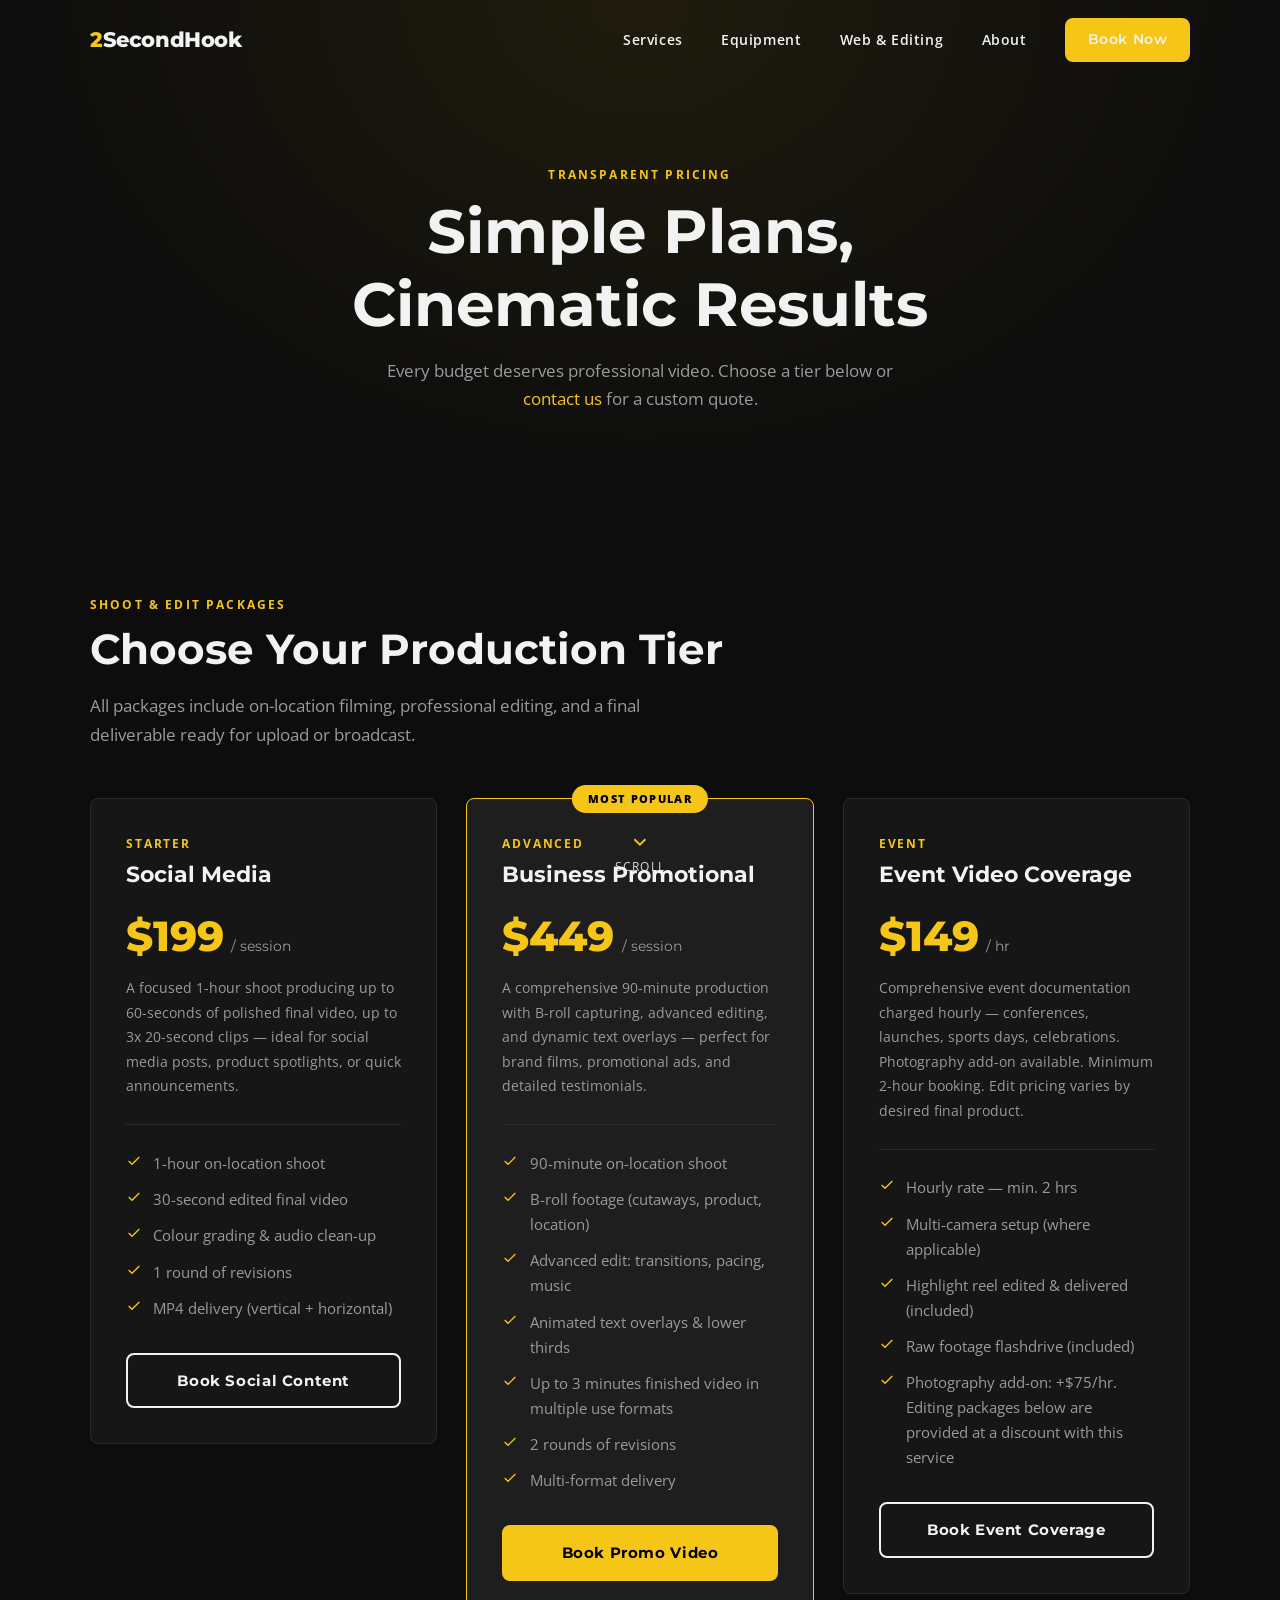
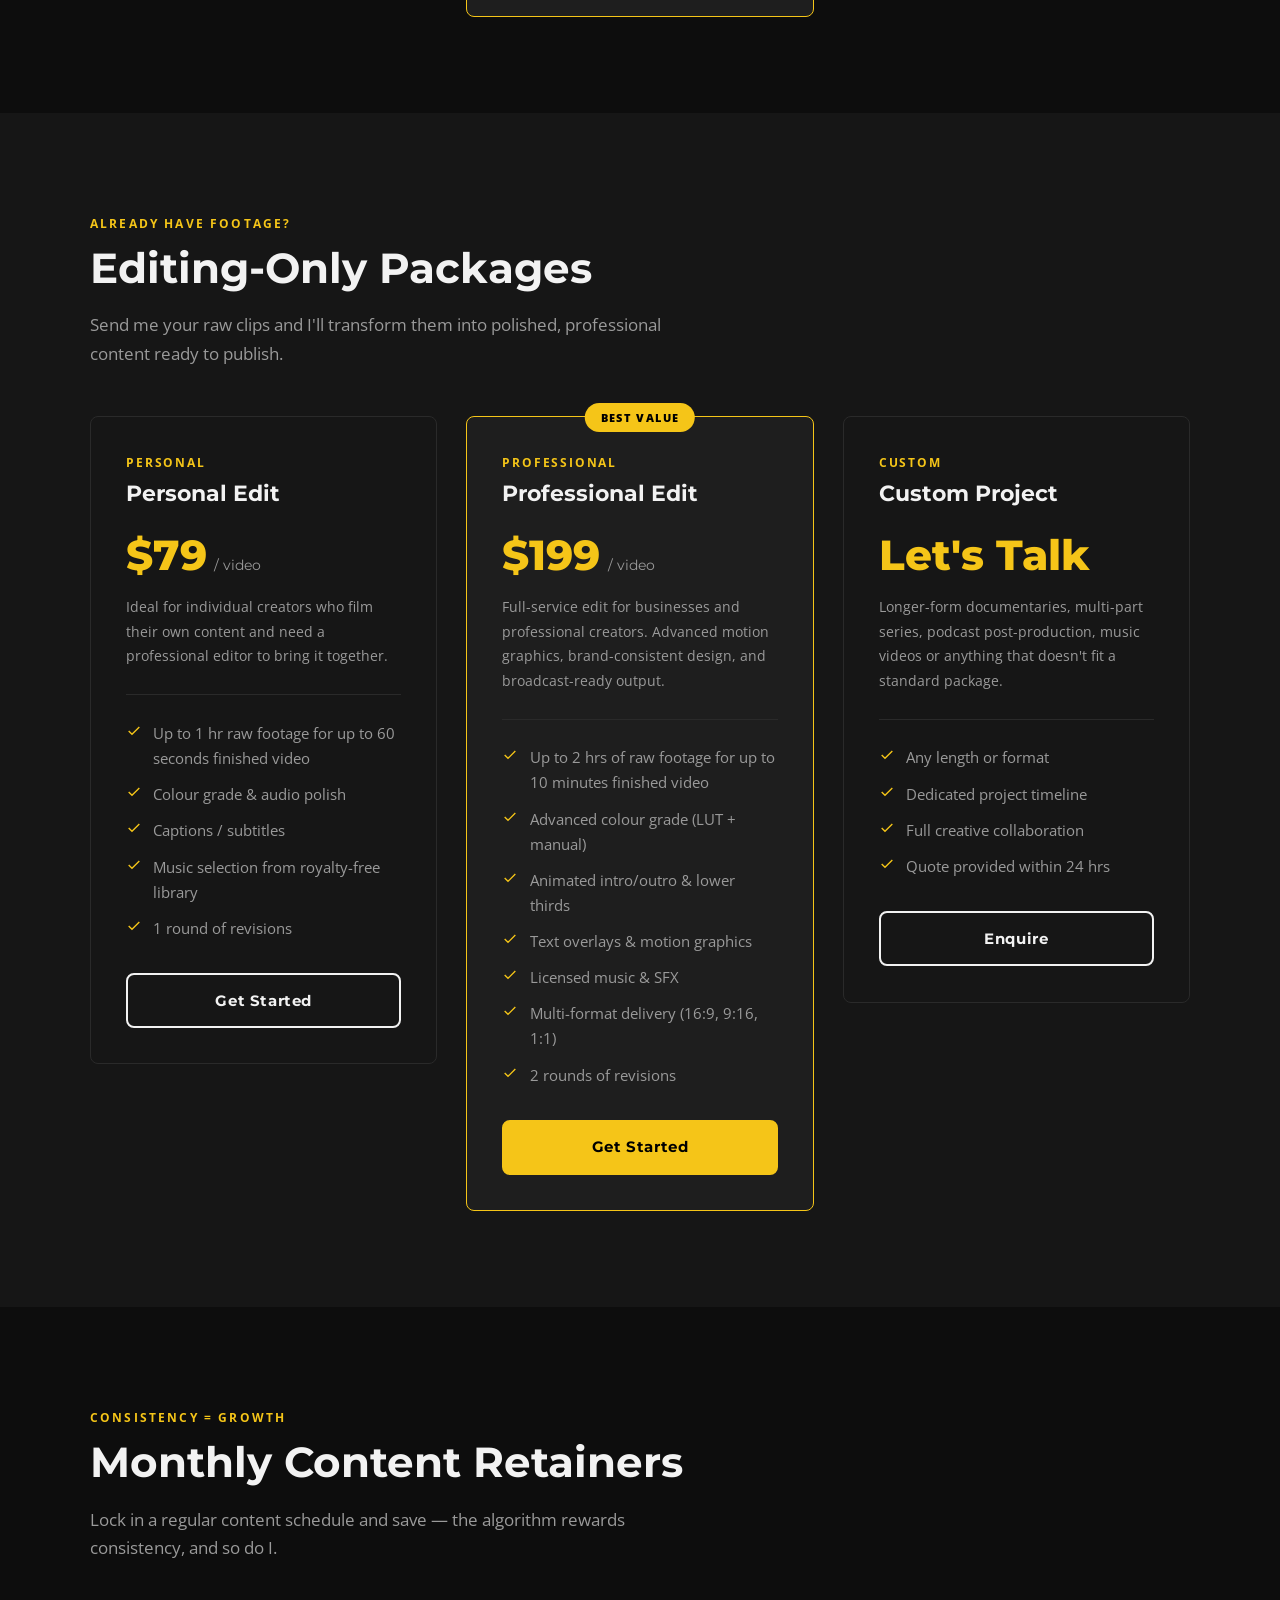
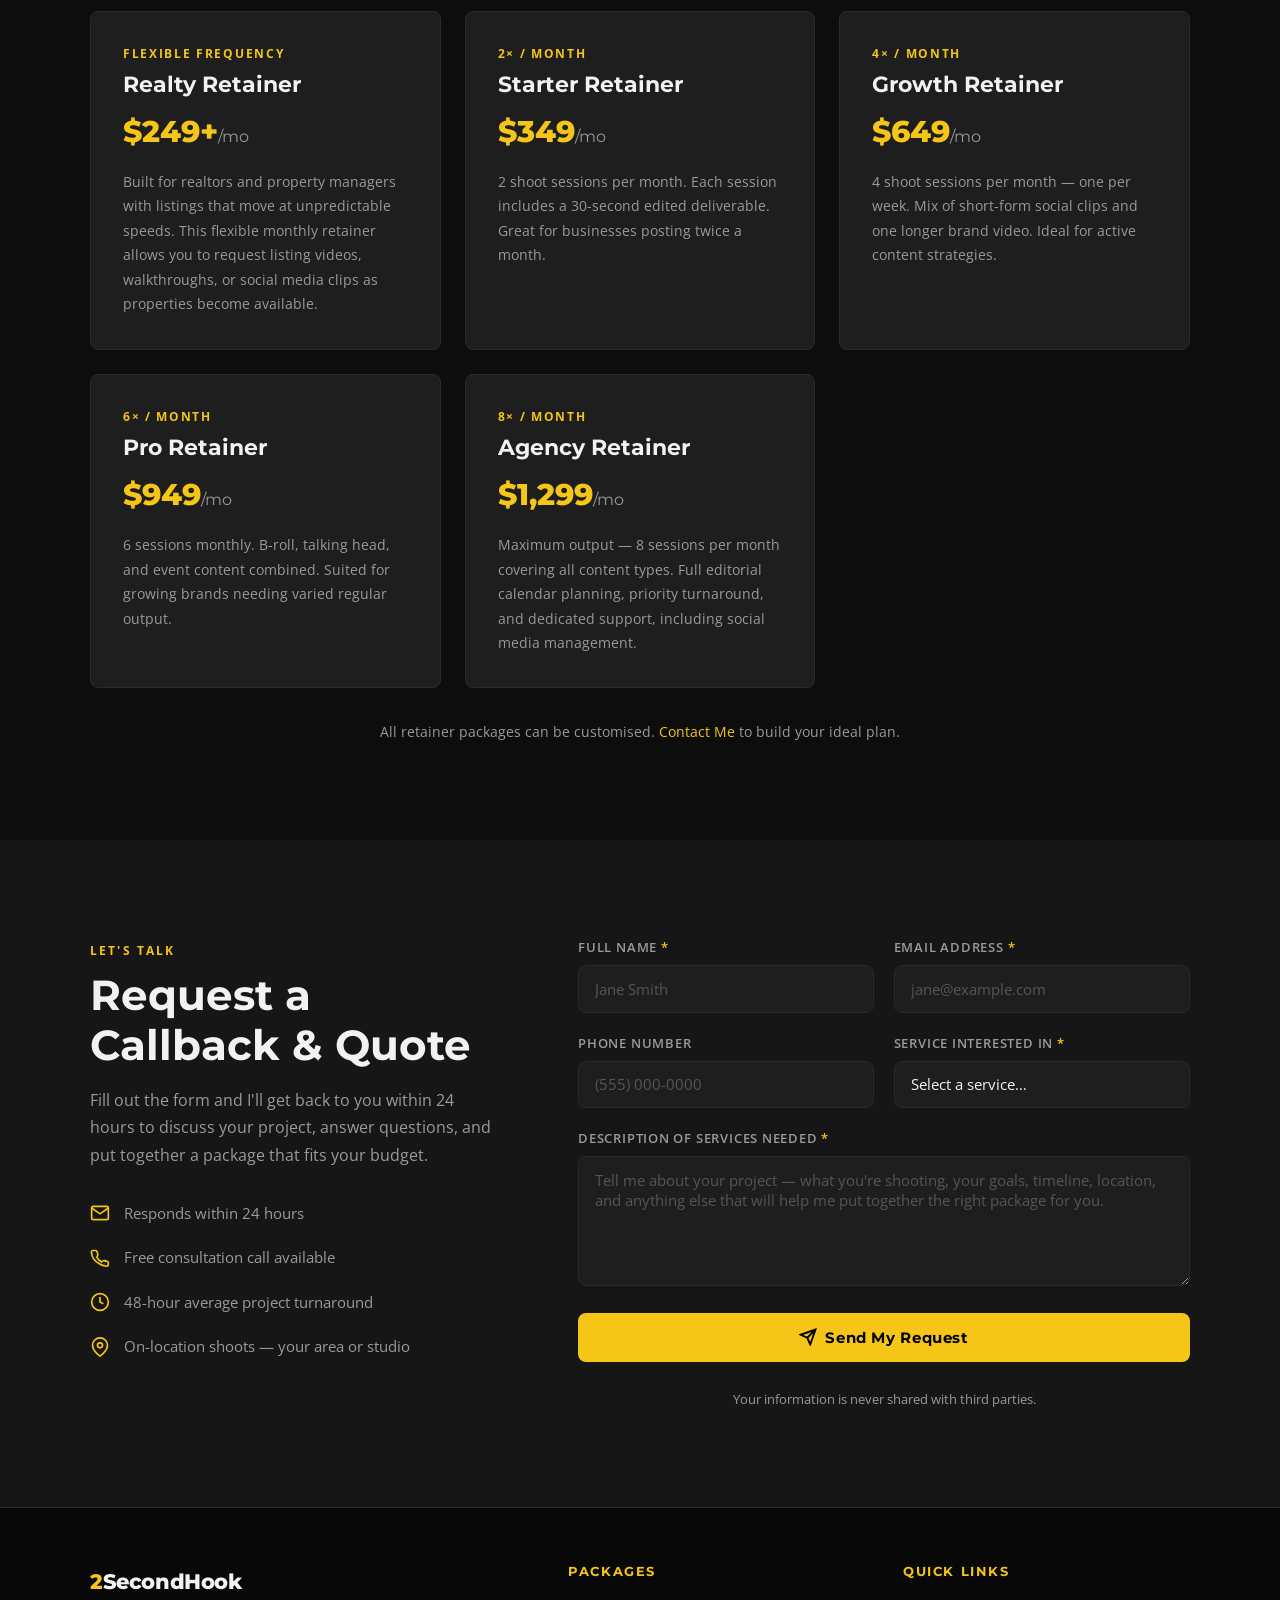
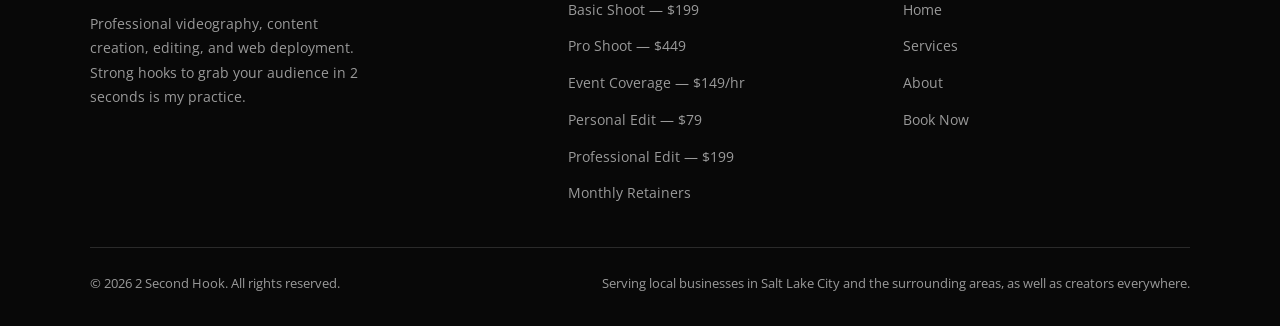
<file: pricing/index.html>
<!DOCTYPE html>
<html lang="en">
<head>
  <meta charset="UTF-8" />
  <meta name="viewport" content="width=device-width, initial-scale=1.0" />
  <meta name="description" content="2 Second Hook pricing — transparent tiers for every budget. Basic shoots, advanced b-roll packages, event coverage, editing-only plans, and monthly retainer options." />
  <title>Pricing &amp; Book — 2 Second Hook</title>

  <!-- Google Fonts -->
  <link rel="preconnect" href="https://fonts.googleapis.com" />
  <link rel="preconnect" href="https://fonts.gstatic.com" crossorigin />
  <link href="https://fonts.googleapis.com/css2?family=Montserrat:wght@700;800&family=Open+Sans:wght@400;600&display=swap" rel="stylesheet" />

  <link rel="stylesheet" href="/css/styles.css" />

  <style>
    [data-reveal] { opacity: 0; transform: translateY(28px); transition: opacity 0.65s ease, transform 0.65s ease; }
    [data-reveal].is-visible { opacity: 1; transform: none; }
  </style>
</head>
<body>

<!-- ========================================================
     NAVIGATION
======================================================== -->
<nav class="nav" role="navigation" aria-label="Main navigation">
  <div class="container nav__inner">
    <a href="/" class="nav__logo" aria-label="2 Second Hook home">
      2<span>SecondHook</span>
    </a>

    <ul class="nav__links" id="nav-links" role="list">
      <li><a href="/#services">Services</a></li>
      <li><a href="/#equipment">Equipment</a></li>
      <li><a href="/#web">Web &amp; Editing</a></li>
      <li><a href="/#about">About</a></li>
      <li><a href="/#contact" class="btn btn--primary">Book Now</a></li>
    </ul>

    <button class="nav__toggle" id="nav-toggle" aria-controls="nav-links" aria-expanded="false" aria-label="Toggle menu">
      <span></span><span></span><span></span>
    </button>
  </div>
</nav>

<!-- ========================================================
     PRICING HERO
======================================================== -->
<header class="pricing-hero" aria-labelledby="pricing-page-heading">
  <div class="container">
    <span class="section__label">Transparent Pricing</span>
    <h1 id="pricing-page-heading">Simple Plans,<br />Cinematic Results</h1>
    <p>Every budget deserves professional video. Choose a tier below or <a href="#contact" style="color:var(--clr-gold)">contact us</a> for a custom quote.</p>
  </div>
  <div class="hero__scroll" aria-hidden="true">
    <svg viewBox="0 0 24 24" fill="none" stroke-width="2"><polyline points="6 9 12 15 18 9"/></svg>
    Scroll
  </div>
</header>

<!-- ========================================================
     SHOOT + EDIT PACKAGES
======================================================== -->
<section class="section" aria-labelledby="packages-heading">
  <div class="container">
    <span class="section__label">Shoot &amp; Edit Packages</span>
    <h2 class="section__heading" id="packages-heading">Choose Your Production Tier</h2>
    <p class="section__sub">All packages include on-location filming, professional editing, and a final deliverable ready for upload or broadcast.</p>

    <div class="pricing__grid">

      <!-- Basic -->
      <div class="pricing-card" data-reveal>
        <div class="pricing-card__tier">Starter</div>
        <h3 class="pricing-card__name">Social Media</h3>
        <div class="pricing-card__price">
          <span class="amount">$199</span>
          <span class="period">/ session</span>
        </div>
        <p class="pricing-card__desc">
          A focused 1-hour shoot producing up to 60-seconds of polished final video, up to 3x 20-second clips — ideal for social media posts, product spotlights, or quick announcements.
        </p>
        <ul class="pricing-card__features">
          <li>
            <svg viewBox="0 0 24 24" fill="none" stroke-width="2" aria-hidden="true"><polyline points="20 6 9 17 4 12"/></svg>
            1-hour on-location shoot
          </li>
          <li>
            <svg viewBox="0 0 24 24" fill="none" stroke-width="2" aria-hidden="true"><polyline points="20 6 9 17 4 12"/></svg>
            30-second edited final video
          </li>
          <li>
            <svg viewBox="0 0 24 24" fill="none" stroke-width="2" aria-hidden="true"><polyline points="20 6 9 17 4 12"/></svg>
            Colour grading &amp; audio clean-up
          </li>
          <li>
            <svg viewBox="0 0 24 24" fill="none" stroke-width="2" aria-hidden="true"><polyline points="20 6 9 17 4 12"/></svg>
            1 round of revisions
          </li>
          <li>
            <svg viewBox="0 0 24 24" fill="none" stroke-width="2" aria-hidden="true"><polyline points="20 6 9 17 4 12"/></svg>
            MP4 delivery (vertical + horizontal)
          </li>
        </ul>
        <a href="#contact" class="btn btn--outline">Book Social Content</a>
      </div>

      <!-- Plus / Advanced -->
      <div class="pricing-card pricing-card--featured" data-reveal>
        <div class="pricing-card__badge">Most Popular</div>
        <div class="pricing-card__tier">Advanced</div>
        <h3 class="pricing-card__name">Business Promotional</h3>
        <div class="pricing-card__price">
          <span class="amount">$449</span>
          <span class="period">/ session</span>
        </div>
        <p class="pricing-card__desc">
          A comprehensive 90-minute production with B-roll capturing, advanced editing, and dynamic text overlays — perfect for brand films, promotional ads, and detailed testimonials.
        </p>
        <ul class="pricing-card__features">
          <li>
            <svg viewBox="0 0 24 24" fill="none" stroke-width="2" aria-hidden="true"><polyline points="20 6 9 17 4 12"/></svg>
            90-minute on-location shoot
          </li>
          <li>
            <svg viewBox="0 0 24 24" fill="none" stroke-width="2" aria-hidden="true"><polyline points="20 6 9 17 4 12"/></svg>
            B-roll footage (cutaways, product, location)
          </li>
          <li>
            <svg viewBox="0 0 24 24" fill="none" stroke-width="2" aria-hidden="true"><polyline points="20 6 9 17 4 12"/></svg>
            Advanced edit: transitions, pacing, music
          </li>
          <li>
            <svg viewBox="0 0 24 24" fill="none" stroke-width="2" aria-hidden="true"><polyline points="20 6 9 17 4 12"/></svg>
            Animated text overlays &amp; lower thirds
          </li>
          <li>
            <svg viewBox="0 0 24 24" fill="none" stroke-width="2" aria-hidden="true"><polyline points="20 6 9 17 4 12"/></svg>
            Up to 3 minutes finished video in multiple use formats
          </li>
          <li>
            <svg viewBox="0 0 24 24" fill="none" stroke-width="2" aria-hidden="true"><polyline points="20 6 9 17 4 12"/></svg>
            2 rounds of revisions
          </li>
          <li>
            <svg viewBox="0 0 24 24" fill="none" stroke-width="2" aria-hidden="true"><polyline points="20 6 9 17 4 12"/></svg>
            Multi-format delivery
          </li>
        </ul>
        <a href="#contact" class="btn btn--primary">Book Promo Video</a>
      </div>

      <!-- Event -->
      <div class="pricing-card" data-reveal>
        <div class="pricing-card__tier">Event</div>
        <h3 class="pricing-card__name">Event Video Coverage</h3>
        <div class="pricing-card__price">
          <span class="amount">$149</span>
          <span class="period">/ hr</span>
        </div>
        <p class="pricing-card__desc">
          Comprehensive event documentation charged hourly — conferences, launches, sports days, celebrations. Photography add-on available. Minimum 2-hour booking. Edit pricing varies by desired final product.
        </p>
        <ul class="pricing-card__features">
          <li>
            <svg viewBox="0 0 24 24" fill="none" stroke-width="2" aria-hidden="true"><polyline points="20 6 9 17 4 12"/></svg>
            Hourly rate — min. 2 hrs
          </li>
          <li>
            <svg viewBox="0 0 24 24" fill="none" stroke-width="2" aria-hidden="true"><polyline points="20 6 9 17 4 12"/></svg>
            Multi-camera setup (where applicable)
          </li>
          <li>
            <svg viewBox="0 0 24 24" fill="none" stroke-width="2" aria-hidden="true"><polyline points="20 6 9 17 4 12"/></svg>
            Highlight reel edited &amp; delivered (included)
          </li>
          <li>
            <svg viewBox="0 0 24 24" fill="none" stroke-width="2" aria-hidden="true"><polyline points="20 6 9 17 4 12"/></svg>
            Raw footage flashdrive (included)
          </li>
          <li>
            <svg viewBox="0 0 24 24" fill="none" stroke-width="2" aria-hidden="true"><polyline points="20 6 9 17 4 12"/></svg>
            Photography add-on: +$75/hr. Editing packages below are provided at a discount with this service
          </li>
        </ul>
        <a href="#contact" class="btn btn--outline">Book Event Coverage</a>
      </div>

    </div><!-- /pricing__grid -->
  </div>
</section>

<!-- ========================================================
     EDITING-ONLY PACKAGES
======================================================== -->
<section class="section section--alt" aria-labelledby="editing-heading">
  <div class="container">
    <span class="section__label">Already Have Footage?</span>
    <h2 class="section__heading" id="editing-heading">Editing-Only Packages</h2>
    <p class="section__sub">Send me your raw clips and I'll transform them into polished, professional content ready to publish.</p>

    <div class="pricing__grid">

      <!-- Personal Edit -->
      <div class="pricing-card" data-reveal>
        <div class="pricing-card__tier">Personal</div>
        <h3 class="pricing-card__name">Personal Edit</h3>
        <div class="pricing-card__price">
          <span class="amount">$79</span>
          <span class="period">/ video</span>
        </div>
        <p class="pricing-card__desc">
          Ideal for individual creators who film their own content and need a professional editor to bring it together.
        </p>
        <ul class="pricing-card__features">
          <li>
            <svg viewBox="0 0 24 24" fill="none" stroke-width="2" aria-hidden="true"><polyline points="20 6 9 17 4 12"/></svg>
            Up to 1 hr raw footage for up to 60 seconds finished video
          </li>
          <li>
            <svg viewBox="0 0 24 24" fill="none" stroke-width="2" aria-hidden="true"><polyline points="20 6 9 17 4 12"/></svg>
            Colour grade &amp; audio polish
          </li>
          <li>
            <svg viewBox="0 0 24 24" fill="none" stroke-width="2" aria-hidden="true"><polyline points="20 6 9 17 4 12"/></svg>
            Captions / subtitles
          </li>
          <li>
            <svg viewBox="0 0 24 24" fill="none" stroke-width="2" aria-hidden="true"><polyline points="20 6 9 17 4 12"/></svg>
            Music selection from royalty-free library
          </li>
          <li>
            <svg viewBox="0 0 24 24" fill="none" stroke-width="2" aria-hidden="true"><polyline points="20 6 9 17 4 12"/></svg>
            1 round of revisions
          </li>
        </ul>
        <a href="#contact" class="btn btn--outline">Get Started</a>
      </div>

      <!-- Professional Edit -->
      <div class="pricing-card pricing-card--featured" data-reveal>
        <div class="pricing-card__badge">Best Value</div>
        <div class="pricing-card__tier">Professional</div>
        <h3 class="pricing-card__name">Professional Edit</h3>
        <div class="pricing-card__price">
          <span class="amount">$199</span>
          <span class="period">/ video</span>
        </div>
        <p class="pricing-card__desc">
          Full-service edit for businesses and professional creators. Advanced motion graphics, brand-consistent design, and broadcast-ready output.
        </p>
        <ul class="pricing-card__features">
          <li>
            <svg viewBox="0 0 24 24" fill="none" stroke-width="2" aria-hidden="true"><polyline points="20 6 9 17 4 12"/></svg>
            Up to 2 hrs of raw footage for up to 10 minutes finished video
          </li>
          <li>
            <svg viewBox="0 0 24 24" fill="none" stroke-width="2" aria-hidden="true"><polyline points="20 6 9 17 4 12"/></svg>
            Advanced colour grade (LUT + manual)
          </li>
          <li>
            <svg viewBox="0 0 24 24" fill="none" stroke-width="2" aria-hidden="true"><polyline points="20 6 9 17 4 12"/></svg>
            Animated intro/outro &amp; lower thirds
          </li>
          <li>
            <svg viewBox="0 0 24 24" fill="none" stroke-width="2" aria-hidden="true"><polyline points="20 6 9 17 4 12"/></svg>
            Text overlays &amp; motion graphics
          </li>
          <li>
            <svg viewBox="0 0 24 24" fill="none" stroke-width="2" aria-hidden="true"><polyline points="20 6 9 17 4 12"/></svg>
            Licensed music &amp; SFX
          </li>
          <li>
            <svg viewBox="0 0 24 24" fill="none" stroke-width="2" aria-hidden="true"><polyline points="20 6 9 17 4 12"/></svg>
            Multi-format delivery (16:9, 9:16, 1:1)
          </li>
          <li>
            <svg viewBox="0 0 24 24" fill="none" stroke-width="2" aria-hidden="true"><polyline points="20 6 9 17 4 12"/></svg>
            2 rounds of revisions
          </li>
        </ul>
        <a href="#contact" class="btn btn--primary">Get Started</a>
      </div>

      <!-- Custom Edit -->
      <div class="pricing-card" data-reveal>
        <div class="pricing-card__tier">Custom</div>
        <h3 class="pricing-card__name">Custom Project</h3>
        <div class="pricing-card__price">
          <span class="amount">Let's Talk</span>
        </div>
        <p class="pricing-card__desc">
          Longer-form documentaries, multi-part series, podcast post-production, music videos or anything that doesn't fit a standard package.
        </p>
        <ul class="pricing-card__features">
          <li>
            <svg viewBox="0 0 24 24" fill="none" stroke-width="2" aria-hidden="true"><polyline points="20 6 9 17 4 12"/></svg>
            Any length or format
          </li>
          <li>
            <svg viewBox="0 0 24 24" fill="none" stroke-width="2" aria-hidden="true"><polyline points="20 6 9 17 4 12"/></svg>
            Dedicated project timeline
          </li>
          <li>
            <svg viewBox="0 0 24 24" fill="none" stroke-width="2" aria-hidden="true"><polyline points="20 6 9 17 4 12"/></svg>
            Full creative collaboration
          </li>
          <li>
            <svg viewBox="0 0 24 24" fill="none" stroke-width="2" aria-hidden="true"><polyline points="20 6 9 17 4 12"/></svg>
            Quote provided within 24 hrs
          </li>
        </ul>
        <a href="#contact" class="btn btn--outline">Enquire</a>
      </div>

    </div>
  </div>
</section>

<!-- ========================================================
     RETAINER / SCHEDULED SESSIONS
======================================================== -->
<section class="section" aria-labelledby="retainer-heading">
  <div class="container">
    <span class="section__label">Consistency = Growth</span>
    <h2 class="section__heading" id="retainer-heading">Monthly Content Retainers</h2>
    <p class="section__sub">Lock in a regular content schedule and save — the algorithm rewards consistency, and so do I.</p>

    <div class="retainer__grid">

      <div class="retainer-card" data-reveal>
  <div class="retainer-card__freq">Flexible Frequency</div>
  <h3>Realty Retainer</h3>
  <div class="retainer-card__price">$249+<span style="font-size:1rem;font-weight:400;color:var(--clr-muted)">/mo</span></div>
  <p>Built for realtors and property managers with listings that move at unpredictable speeds. This flexible monthly retainer allows you to request listing videos, walkthroughs, or social media clips as properties become available.</p>
</div>

      <div class="retainer-card" data-reveal>
        <div class="retainer-card__freq">2× / Month</div>
        <h3>Starter Retainer</h3>
        <div class="retainer-card__price">$349<span style="font-size:1rem;font-weight:400;color:var(--clr-muted)">/mo</span></div>
        <p>2 shoot sessions per month. Each session includes a 30-second edited deliverable. Great for businesses posting twice a month.</p>
      </div>

      <div class="retainer-card" data-reveal>
        <div class="retainer-card__freq">4× / Month</div>
        <h3>Growth Retainer</h3>
        <div class="retainer-card__price">$649<span style="font-size:1rem;font-weight:400;color:var(--clr-muted)">/mo</span></div>
        <p>4 shoot sessions per month — one per week. Mix of short-form social clips and one longer brand video. Ideal for active content strategies.</p>
      </div>

      <div class="retainer-card" data-reveal>
        <div class="retainer-card__freq">6× / Month</div>
        <h3>Pro Retainer</h3>
        <div class="retainer-card__price">$949<span style="font-size:1rem;font-weight:400;color:var(--clr-muted)">/mo</span></div>
        <p>6 sessions monthly. B-roll, talking head, and event content combined. Suited for growing brands needing varied regular output.</p>
      </div>

      <div class="retainer-card" data-reveal>
        <div class="retainer-card__freq">8× / Month</div>
        <h3>Agency Retainer</h3>
        <div class="retainer-card__price">$1,299<span style="font-size:1rem;font-weight:400;color:var(--clr-muted)">/mo</span></div>
        <p>Maximum output — 8 sessions per month covering all content types. Full editorial calendar planning, priority turnaround, and dedicated support, including social media management.</p>
      </div>

    </div>

    <p style="color:var(--clr-muted);font-size:0.88rem;margin-top:2rem;text-align:center;">
      All retainer packages can be customised. <a href="#contact" style="color:var(--clr-gold)">Contact Me</a> to build your ideal plan.
    </p>
  </div>
</section>

<!-- ========================================================
     CONTACT / REGISTRATION FORM
======================================================== -->
<section class="section contact" id="contact" aria-labelledby="contact-heading">
  <div class="container">
    <div class="contact__inner">

      <!-- Info side -->
      <div class="contact__info" data-reveal>
        <span class="section__label">Let's Talk</span>
        <h2 id="contact-heading">Request a Callback &amp; Quote</h2>
        <p>Fill out the form and I'll get back to you within 24 hours to discuss your project, answer questions, and put together a package that fits your budget.</p>

        <div class="contact__detail">
          <div class="contact__detail-item">
            <svg viewBox="0 0 24 24" fill="none" stroke-width="2" aria-hidden="true"><path d="M4 4h16c1.1 0 2 .9 2 2v12c0 1.1-.9 2-2 2H4c-1.1 0-2-.9-2-2V6c0-1.1.9-2 2-2z"/><polyline points="22,6 12,13 2,6"/></svg>
            Responds within 24 hours
          </div>
          <div class="contact__detail-item">
            <svg viewBox="0 0 24 24" fill="none" stroke-width="2" aria-hidden="true"><path d="M22 16.92v3a2 2 0 0 1-2.18 2 19.79 19.79 0 0 1-8.63-3.07A19.5 19.5 0 0 1 4.69 13.6a19.79 19.79 0 0 1-3.07-8.67A2 2 0 0 1 3.6 3h3a2 2 0 0 1 2 1.72 12.84 12.84 0 0 0 .7 2.81 2 2 0 0 1-.45 2.11L8.09 10.9a16 16 0 0 0 6 6l1.27-1.27a2 2 0 0 1 2.11-.45 12.84 12.84 0 0 0 2.81.7A2 2 0 0 1 22 17.92z"/></svg>
            Free consultation call available
          </div>
          <div class="contact__detail-item">
            <svg viewBox="0 0 24 24" fill="none" stroke-width="2" aria-hidden="true"><circle cx="12" cy="12" r="10"/><polyline points="12 6 12 12 16 14"/></svg>
            48-hour average project turnaround
          </div>
          <div class="contact__detail-item">
            <svg viewBox="0 0 24 24" fill="none" stroke-width="2" aria-hidden="true"><path d="M21 10c0 7-9 13-9 13s-9-6-9-13a9 9 0 0 1 18 0z"/><circle cx="12" cy="10" r="3"/></svg>
            On-location shoots — your area or studio
          </div>
        </div>
      </div>

      <!-- Form side -->
      <div data-reveal>
        <!--
          ACTION REQUIRED — FORMSPREE SETUP:
          1. Sign up at https://formspree.io (free tier allows 50 submissions/month)
          2. Create a new form and copy your unique form ID (e.g. "abcd1234")
          3. Replace YOUR_FORM_ID below with that ID:
             action="https://formspree.io/f/abcd1234"
          The form will not send emails until this is configured.
        -->

   <form
      id="contact-form"
      class="form"
      action="https://formspree.io/f/mojnoljd"
      method="POST"
      novalidate
      aria-label="Contact and booking request form"
    >
          <div class="form__row">
            <div class="form__group">
              <label class="form__label" for="name">Full Name <span aria-hidden="true" style="color:var(--clr-gold)">*</span></label>
              <input
                class="form__input"
                type="text"
                id="name"
                name="name"
                placeholder="Jane Smith"
                required
                autocomplete="name"
              />
            </div>
            <div class="form__group">
              <label class="form__label" for="email">Email Address <span aria-hidden="true" style="color:var(--clr-gold)">*</span></label>
              <input
                class="form__input"
                type="email"
                id="email"
                name="email"
                placeholder="jane@example.com"
                required
                autocomplete="email"
              />
            </div>
          </div>

          <div class="form__row">
            <div class="form__group">
              <label class="form__label" for="phone">Phone Number</label>
              <input
                class="form__input"
                type="tel"
                id="phone"
                name="phone"
                placeholder="(555) 000-0000"
                autocomplete="tel"
              />
            </div>
            <div class="form__group">
              <label class="form__label" for="service">Service Interested In <span aria-hidden="true" style="color:var(--clr-gold)">*</span></label>
              <select class="form__select" id="service" name="service" required>
                <option value="" disabled selected>Select a service…</option>
                <option value="basic-shoot">Basic Shoot ($199)</option>
                <option value="pro-shoot">Pro Shoot ($449)</option>
                <option value="event-coverage">Event Coverage ($125/hr)</option>
                <option value="personal-edit">Personal Edit ($79)</option>
                <option value="professional-edit">Professional Edit ($199)</option>
                <option value="retainer-2x">Starter Retainer 2×/mo ($349)</option>
                <option value="retainer-4x">Growth Retainer 4×/mo ($649)</option>
                <option value="retainer-6x">Pro Retainer 6×/mo ($949)</option>
                <option value="retainer-8x">Agency Retainer 8×/mo ($1,299)</option>
                <option value="website">Website Build &amp; Deployment</option>
                <option value="custom">Custom / Not Sure Yet</option>
              </select>
            </div>
          </div>

          <div class="form__group">
            <label class="form__label" for="message">Description of Services Needed <span aria-hidden="true" style="color:var(--clr-gold)">*</span></label>
            <textarea
              class="form__textarea"
              id="message"
              name="message"
              placeholder="Tell me about your project — what you're shooting, your goals, timeline, location, and anything else that will help me put together the right package for you."
              required
            ></textarea>
          </div>

          <!-- Honeypot field to reduce spam -->
          <input type="text" name="_gotcha" style="display:none" tabindex="-1" autocomplete="off" aria-hidden="true" />

          <div class="form__submit">
            <button type="submit" class="btn btn--primary">
              <svg width="18" height="18" viewBox="0 0 24 24" fill="none" stroke="currentColor" stroke-width="2.5" aria-hidden="true"><line x1="22" y1="2" x2="11" y2="13"/><polygon points="22 2 15 22 11 13 2 9 22 2"/></svg>
              Send My Request
            </button>
          </div>
          <p class="form__note">Your information is never shared with third parties.</p>
        </form>

        <div id="form-success" class="form__success" role="alert" aria-live="polite">
          <svg width="40" height="40" viewBox="0 0 24 24" fill="none" stroke="currentColor" stroke-width="2" style="margin:0 auto 0.8rem;display:block" aria-hidden="true"><path d="M22 11.08V12a10 10 0 1 1-5.93-9.14"/><polyline points="22 4 12 14.01 9 11.01"/></svg>
          <strong>Message sent!</strong><br />
          Thank you for reaching out. I'll be in touch within 24 hours.
        </div>
      </div>

    </div>
  </div>
</section>

<!-- ========================================================
     FOOTER
======================================================== -->
<footer class="footer" role="contentinfo">
  <div class="container">
    <div class="footer__inner">
      <div class="footer__brand">
        <a href="index.html" class="nav__logo" aria-label="2 Second Hook home">2<span style="color:var(--clr-white)">SecondHook</span></a>
        <p>Professional videography, content creation, editing, and web deployment. Strong hooks to grab your audience in 2 seconds is my practice.</p>
      </div>
      <div class="footer__col">
        <h4>Packages</h4>
        <ul>
          <li><a href="#packages-heading">Basic Shoot — $199</a></li>
          <li><a href="#packages-heading">Pro Shoot — $449</a></li>
          <li><a href="#packages-heading">Event Coverage — $149/hr</a></li>
          <li><a href="#editing-heading">Personal Edit — $79</a></li>
          <li><a href="#editing-heading">Professional Edit — $199</a></li>
          <li><a href="#retainer-heading">Monthly Retainers</a></li>
        </ul>
      </div>
      <div class="footer__col">
        <h4>Quick Links</h4>
        <ul>
          <li><a href="/">Home</a></li>
          <li><a href="/#services">Services</a></li>
          <li><a href="/#about">About</a></li>
          <li><a href="#contact">Book Now</a></li>
        </ul>
      </div>
    </div>
    <div class="footer__bottom">
      <span class="footer__copy">&copy; <span id="year"></span> 2 Second Hook. All rights reserved.</span>
      <span class="footer__copy">Serving local businesses in Salt Lake City and the surrounding areas, as well as creators everywhere.</span>
    </div>
  </div>
</footer>

<script src="/js/main.js" defer></script>
<script>document.getElementById('year').textContent = new Date().getFullYear();</script>
</body>
</html>
</file>
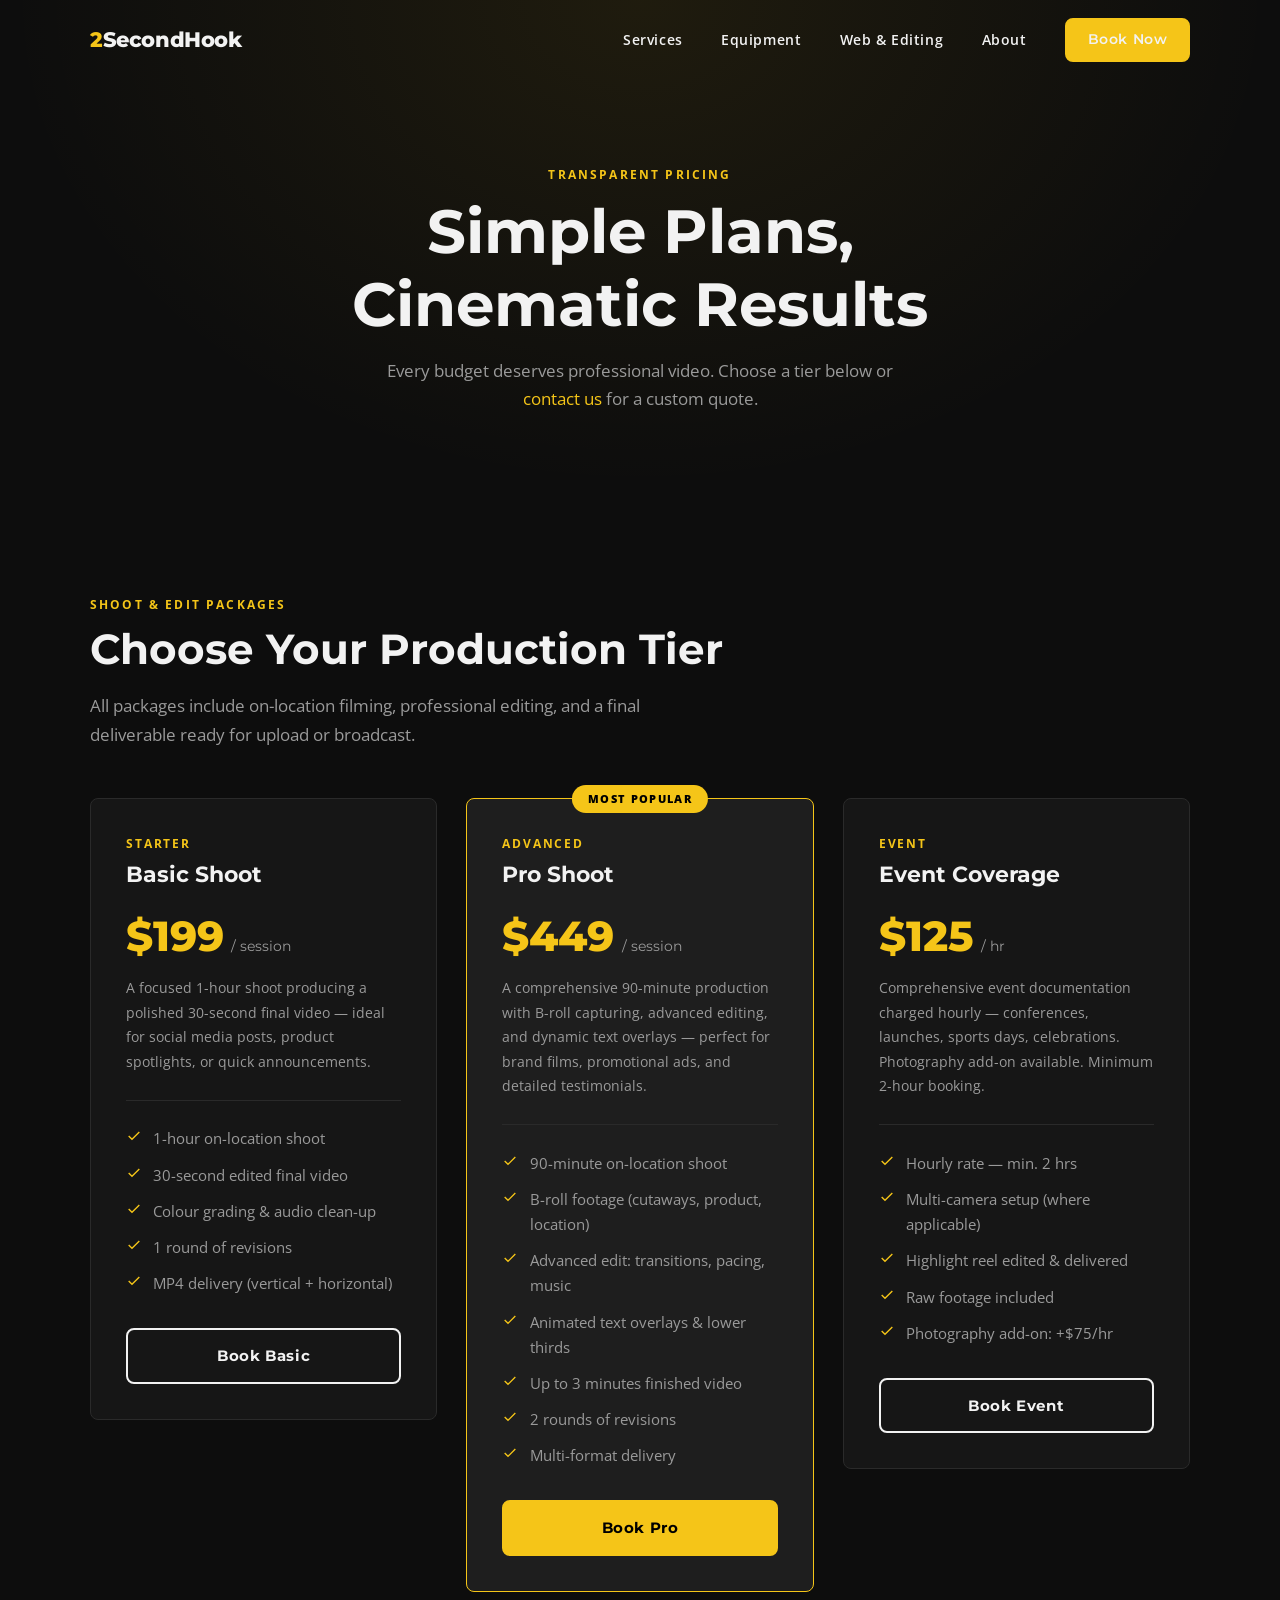
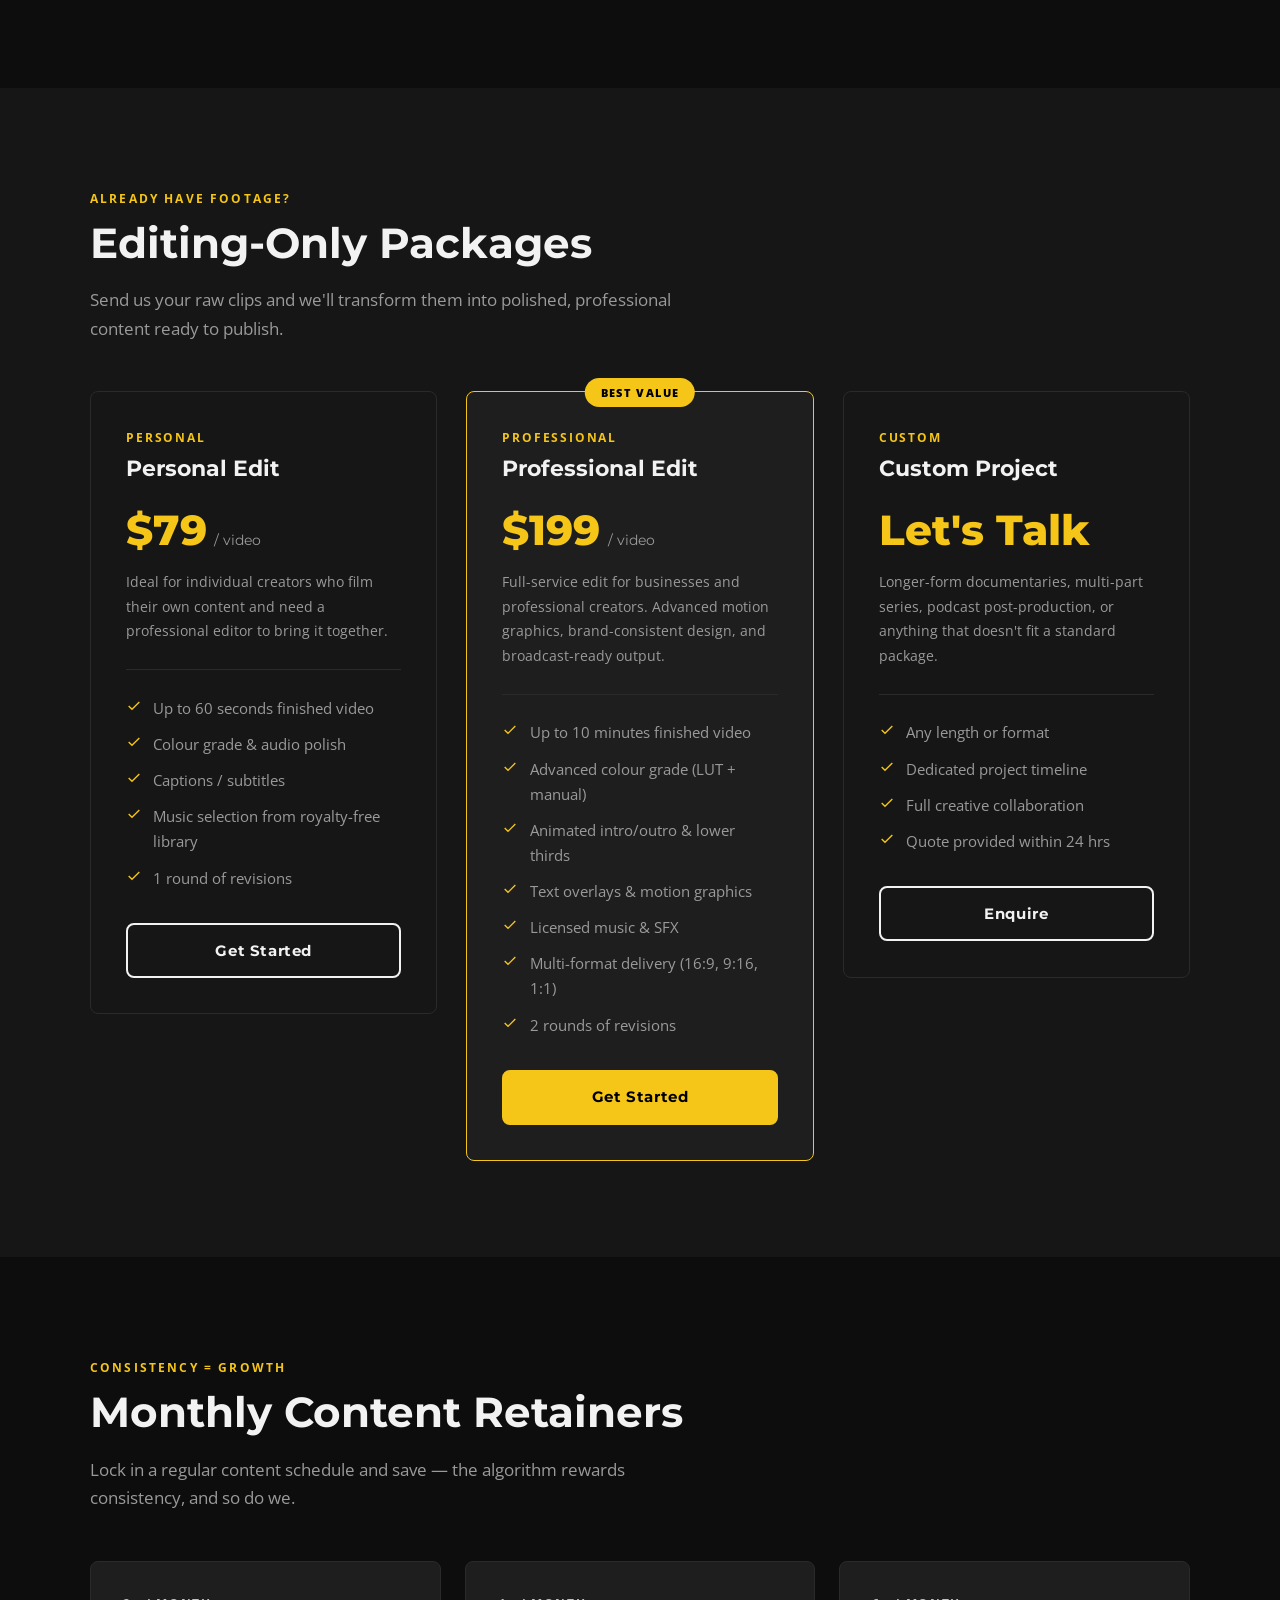
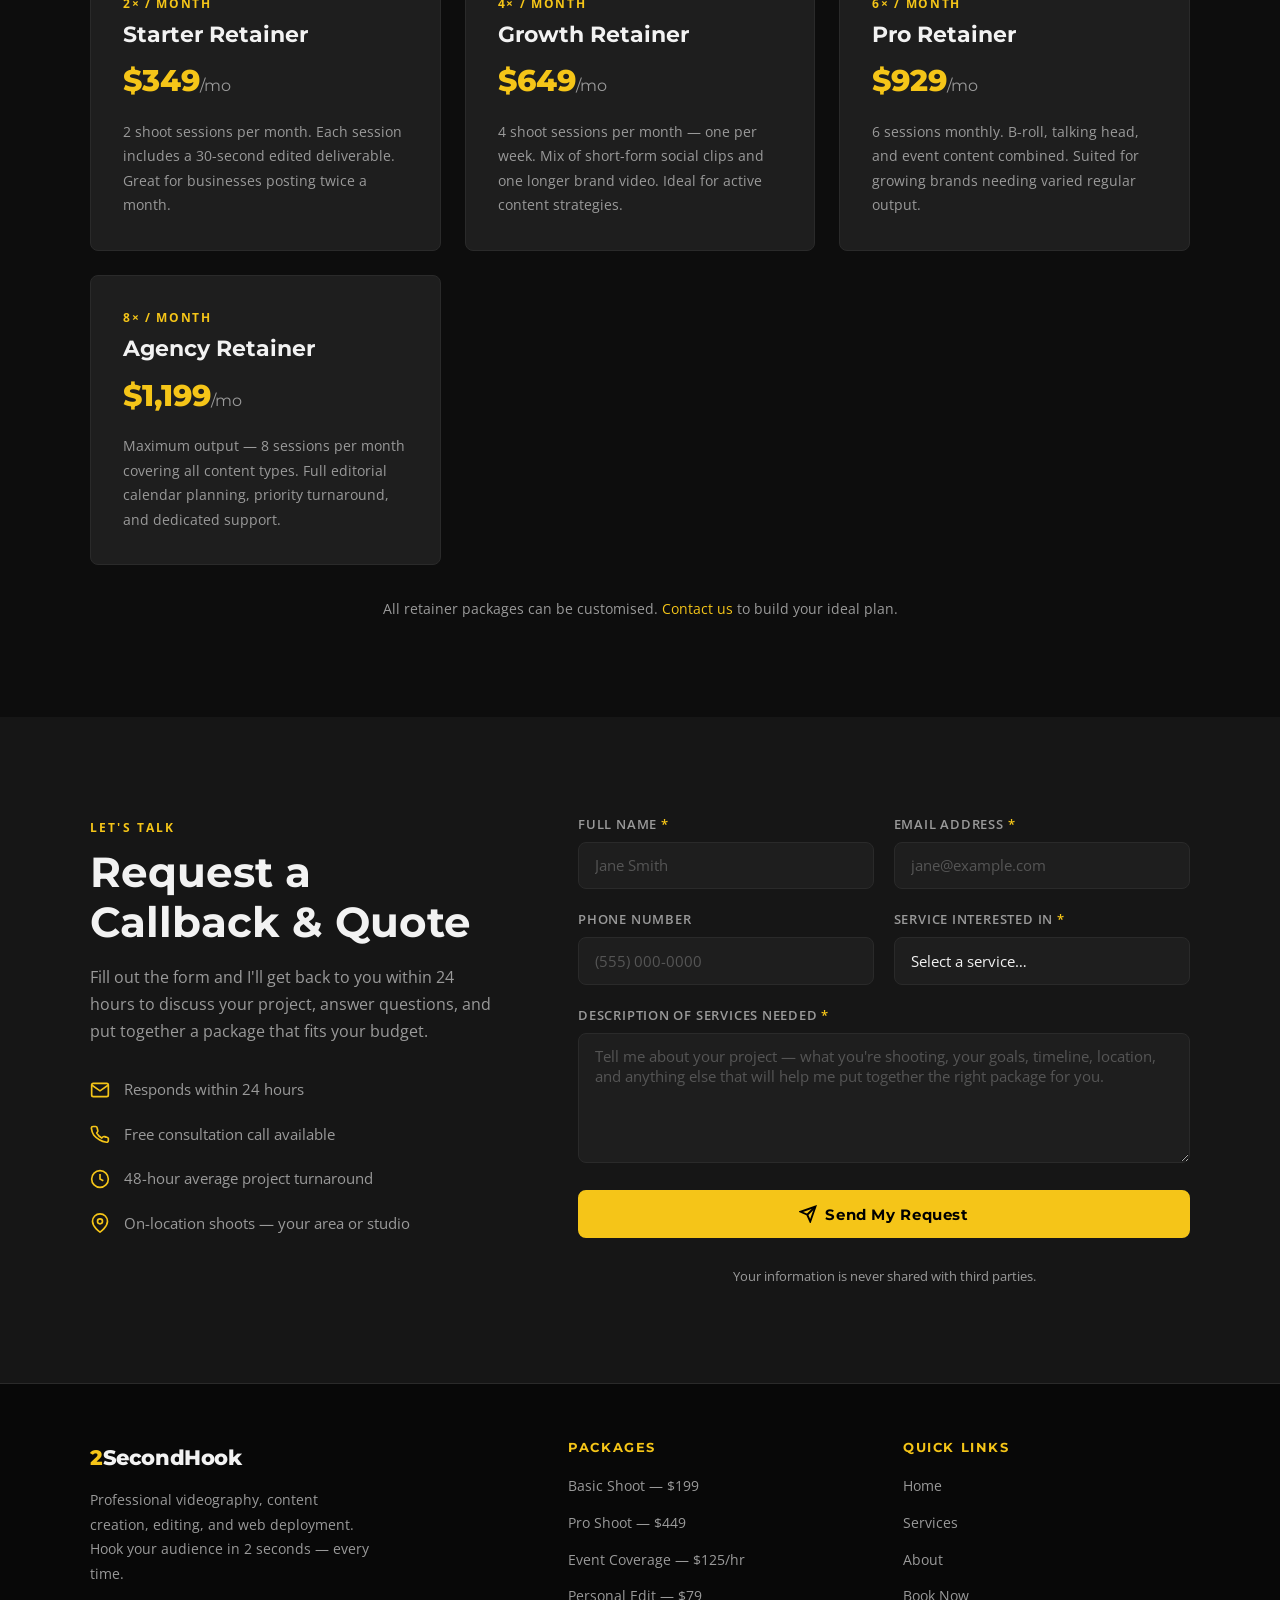
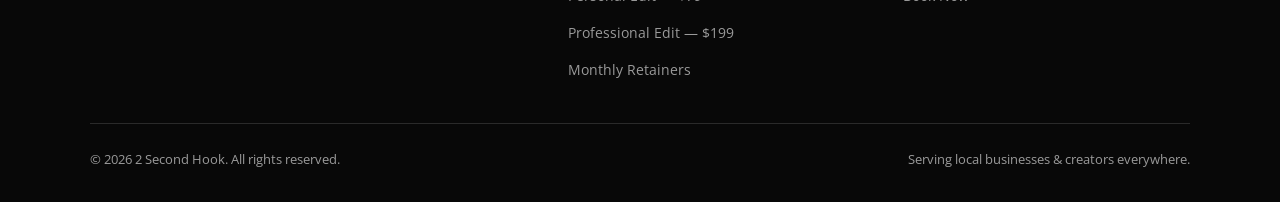
<file: pricing.html>
<!DOCTYPE html>
<html lang="en">
<head>
  <meta charset="UTF-8" />
  <meta name="viewport" content="width=device-width, initial-scale=1.0" />
  <meta name="description" content="2 Second Hook pricing — transparent tiers for every budget. Basic shoots, advanced b-roll packages, event coverage, editing-only plans, and monthly retainer options." />
  <title>Pricing &amp; Book — 2 Second Hook</title>

  <!-- Google Fonts -->
  <link rel="preconnect" href="https://fonts.googleapis.com" />
  <link rel="preconnect" href="https://fonts.gstatic.com" crossorigin />
  <link href="https://fonts.googleapis.com/css2?family=Montserrat:wght@700;800&family=Open+Sans:wght@400;600&display=swap" rel="stylesheet" />

  <link rel="stylesheet" href="css/styles.css" />

  <style>
    [data-reveal] { opacity: 0; transform: translateY(28px); transition: opacity 0.65s ease, transform 0.65s ease; }
    [data-reveal].is-visible { opacity: 1; transform: none; }
  </style>
</head>
<body>

<!-- ========================================================
     NAVIGATION
======================================================== -->
<nav class="nav" role="navigation" aria-label="Main navigation">
  <div class="container nav__inner">
    <a href="index.html" class="nav__logo" aria-label="2 Second Hook home">
      2<span>SecondHook</span>
    </a>

    <ul class="nav__links" id="nav-links" role="list">
      <li><a href="index.html#services">Services</a></li>
      <li><a href="index.html#equipment">Equipment</a></li>
      <li><a href="index.html#web">Web &amp; Editing</a></li>
      <li><a href="index.html#about">About</a></li>
      <li><a href="#contact" class="btn btn--primary">Book Now</a></li>
    </ul>

    <button class="nav__toggle" id="nav-toggle" aria-controls="nav-links" aria-expanded="false" aria-label="Toggle menu">
      <span></span><span></span><span></span>
    </button>
  </div>
</nav>

<!-- ========================================================
     PRICING HERO
======================================================== -->
<header class="pricing-hero" aria-labelledby="pricing-page-heading">
  <div class="container">
    <span class="section__label">Transparent Pricing</span>
    <h1 id="pricing-page-heading">Simple Plans,<br />Cinematic Results</h1>
    <p>Every budget deserves professional video. Choose a tier below or <a href="#contact" style="color:var(--clr-gold)">contact us</a> for a custom quote.</p>
  </div>
</header>

<!-- ========================================================
     SHOOT + EDIT PACKAGES
======================================================== -->
<section class="section" aria-labelledby="packages-heading">
  <div class="container">
    <span class="section__label">Shoot &amp; Edit Packages</span>
    <h2 class="section__heading" id="packages-heading">Choose Your Production Tier</h2>
    <p class="section__sub">All packages include on-location filming, professional editing, and a final deliverable ready for upload or broadcast.</p>

    <div class="pricing__grid">

      <!-- Basic -->
      <div class="pricing-card" data-reveal>
        <div class="pricing-card__tier">Starter</div>
        <h3 class="pricing-card__name">Basic Shoot</h3>
        <div class="pricing-card__price">
          <span class="amount">$199</span>
          <span class="period">/ session</span>
        </div>
        <p class="pricing-card__desc">
          A focused 1-hour shoot producing a polished 30-second final video — ideal for social media posts, product spotlights, or quick announcements.
        </p>
        <ul class="pricing-card__features">
          <li>
            <svg viewBox="0 0 24 24" fill="none" stroke-width="2" aria-hidden="true"><polyline points="20 6 9 17 4 12"/></svg>
            1-hour on-location shoot
          </li>
          <li>
            <svg viewBox="0 0 24 24" fill="none" stroke-width="2" aria-hidden="true"><polyline points="20 6 9 17 4 12"/></svg>
            30-second edited final video
          </li>
          <li>
            <svg viewBox="0 0 24 24" fill="none" stroke-width="2" aria-hidden="true"><polyline points="20 6 9 17 4 12"/></svg>
            Colour grading &amp; audio clean-up
          </li>
          <li>
            <svg viewBox="0 0 24 24" fill="none" stroke-width="2" aria-hidden="true"><polyline points="20 6 9 17 4 12"/></svg>
            1 round of revisions
          </li>
          <li>
            <svg viewBox="0 0 24 24" fill="none" stroke-width="2" aria-hidden="true"><polyline points="20 6 9 17 4 12"/></svg>
            MP4 delivery (vertical + horizontal)
          </li>
        </ul>
        <a href="#contact" class="btn btn--outline">Book Basic</a>
      </div>

      <!-- Plus / Advanced -->
      <div class="pricing-card pricing-card--featured" data-reveal>
        <div class="pricing-card__badge">Most Popular</div>
        <div class="pricing-card__tier">Advanced</div>
        <h3 class="pricing-card__name">Pro Shoot</h3>
        <div class="pricing-card__price">
          <span class="amount">$449</span>
          <span class="period">/ session</span>
        </div>
        <p class="pricing-card__desc">
          A comprehensive 90-minute production with B-roll capturing, advanced editing, and dynamic text overlays — perfect for brand films, promotional ads, and detailed testimonials.
        </p>
        <ul class="pricing-card__features">
          <li>
            <svg viewBox="0 0 24 24" fill="none" stroke-width="2" aria-hidden="true"><polyline points="20 6 9 17 4 12"/></svg>
            90-minute on-location shoot
          </li>
          <li>
            <svg viewBox="0 0 24 24" fill="none" stroke-width="2" aria-hidden="true"><polyline points="20 6 9 17 4 12"/></svg>
            B-roll footage (cutaways, product, location)
          </li>
          <li>
            <svg viewBox="0 0 24 24" fill="none" stroke-width="2" aria-hidden="true"><polyline points="20 6 9 17 4 12"/></svg>
            Advanced edit: transitions, pacing, music
          </li>
          <li>
            <svg viewBox="0 0 24 24" fill="none" stroke-width="2" aria-hidden="true"><polyline points="20 6 9 17 4 12"/></svg>
            Animated text overlays &amp; lower thirds
          </li>
          <li>
            <svg viewBox="0 0 24 24" fill="none" stroke-width="2" aria-hidden="true"><polyline points="20 6 9 17 4 12"/></svg>
            Up to 3 minutes finished video
          </li>
          <li>
            <svg viewBox="0 0 24 24" fill="none" stroke-width="2" aria-hidden="true"><polyline points="20 6 9 17 4 12"/></svg>
            2 rounds of revisions
          </li>
          <li>
            <svg viewBox="0 0 24 24" fill="none" stroke-width="2" aria-hidden="true"><polyline points="20 6 9 17 4 12"/></svg>
            Multi-format delivery
          </li>
        </ul>
        <a href="#contact" class="btn btn--primary">Book Pro</a>
      </div>

      <!-- Event -->
      <div class="pricing-card" data-reveal>
        <div class="pricing-card__tier">Event</div>
        <h3 class="pricing-card__name">Event Coverage</h3>
        <div class="pricing-card__price">
          <span class="amount">$125</span>
          <span class="period">/ hr</span>
        </div>
        <p class="pricing-card__desc">
          Comprehensive event documentation charged hourly — conferences, launches, sports days, celebrations. Photography add-on available. Minimum 2-hour booking.
        </p>
        <ul class="pricing-card__features">
          <li>
            <svg viewBox="0 0 24 24" fill="none" stroke-width="2" aria-hidden="true"><polyline points="20 6 9 17 4 12"/></svg>
            Hourly rate — min. 2 hrs
          </li>
          <li>
            <svg viewBox="0 0 24 24" fill="none" stroke-width="2" aria-hidden="true"><polyline points="20 6 9 17 4 12"/></svg>
            Multi-camera setup (where applicable)
          </li>
          <li>
            <svg viewBox="0 0 24 24" fill="none" stroke-width="2" aria-hidden="true"><polyline points="20 6 9 17 4 12"/></svg>
            Highlight reel edited &amp; delivered
          </li>
          <li>
            <svg viewBox="0 0 24 24" fill="none" stroke-width="2" aria-hidden="true"><polyline points="20 6 9 17 4 12"/></svg>
            Raw footage included
          </li>
          <li>
            <svg viewBox="0 0 24 24" fill="none" stroke-width="2" aria-hidden="true"><polyline points="20 6 9 17 4 12"/></svg>
            Photography add-on: +$75/hr
          </li>
        </ul>
        <a href="#contact" class="btn btn--outline">Book Event</a>
      </div>

    </div><!-- /pricing__grid -->
  </div>
</section>

<!-- ========================================================
     EDITING-ONLY PACKAGES
======================================================== -->
<section class="section section--alt" aria-labelledby="editing-heading">
  <div class="container">
    <span class="section__label">Already Have Footage?</span>
    <h2 class="section__heading" id="editing-heading">Editing-Only Packages</h2>
    <p class="section__sub">Send us your raw clips and we'll transform them into polished, professional content ready to publish.</p>

    <div class="pricing__grid">

      <!-- Personal Edit -->
      <div class="pricing-card" data-reveal>
        <div class="pricing-card__tier">Personal</div>
        <h3 class="pricing-card__name">Personal Edit</h3>
        <div class="pricing-card__price">
          <span class="amount">$79</span>
          <span class="period">/ video</span>
        </div>
        <p class="pricing-card__desc">
          Ideal for individual creators who film their own content and need a professional editor to bring it together.
        </p>
        <ul class="pricing-card__features">
          <li>
            <svg viewBox="0 0 24 24" fill="none" stroke-width="2" aria-hidden="true"><polyline points="20 6 9 17 4 12"/></svg>
            Up to 60 seconds finished video
          </li>
          <li>
            <svg viewBox="0 0 24 24" fill="none" stroke-width="2" aria-hidden="true"><polyline points="20 6 9 17 4 12"/></svg>
            Colour grade &amp; audio polish
          </li>
          <li>
            <svg viewBox="0 0 24 24" fill="none" stroke-width="2" aria-hidden="true"><polyline points="20 6 9 17 4 12"/></svg>
            Captions / subtitles
          </li>
          <li>
            <svg viewBox="0 0 24 24" fill="none" stroke-width="2" aria-hidden="true"><polyline points="20 6 9 17 4 12"/></svg>
            Music selection from royalty-free library
          </li>
          <li>
            <svg viewBox="0 0 24 24" fill="none" stroke-width="2" aria-hidden="true"><polyline points="20 6 9 17 4 12"/></svg>
            1 round of revisions
          </li>
        </ul>
        <a href="#contact" class="btn btn--outline">Get Started</a>
      </div>

      <!-- Professional Edit -->
      <div class="pricing-card pricing-card--featured" data-reveal>
        <div class="pricing-card__badge">Best Value</div>
        <div class="pricing-card__tier">Professional</div>
        <h3 class="pricing-card__name">Professional Edit</h3>
        <div class="pricing-card__price">
          <span class="amount">$199</span>
          <span class="period">/ video</span>
        </div>
        <p class="pricing-card__desc">
          Full-service edit for businesses and professional creators. Advanced motion graphics, brand-consistent design, and broadcast-ready output.
        </p>
        <ul class="pricing-card__features">
          <li>
            <svg viewBox="0 0 24 24" fill="none" stroke-width="2" aria-hidden="true"><polyline points="20 6 9 17 4 12"/></svg>
            Up to 10 minutes finished video
          </li>
          <li>
            <svg viewBox="0 0 24 24" fill="none" stroke-width="2" aria-hidden="true"><polyline points="20 6 9 17 4 12"/></svg>
            Advanced colour grade (LUT + manual)
          </li>
          <li>
            <svg viewBox="0 0 24 24" fill="none" stroke-width="2" aria-hidden="true"><polyline points="20 6 9 17 4 12"/></svg>
            Animated intro/outro &amp; lower thirds
          </li>
          <li>
            <svg viewBox="0 0 24 24" fill="none" stroke-width="2" aria-hidden="true"><polyline points="20 6 9 17 4 12"/></svg>
            Text overlays &amp; motion graphics
          </li>
          <li>
            <svg viewBox="0 0 24 24" fill="none" stroke-width="2" aria-hidden="true"><polyline points="20 6 9 17 4 12"/></svg>
            Licensed music &amp; SFX
          </li>
          <li>
            <svg viewBox="0 0 24 24" fill="none" stroke-width="2" aria-hidden="true"><polyline points="20 6 9 17 4 12"/></svg>
            Multi-format delivery (16:9, 9:16, 1:1)
          </li>
          <li>
            <svg viewBox="0 0 24 24" fill="none" stroke-width="2" aria-hidden="true"><polyline points="20 6 9 17 4 12"/></svg>
            2 rounds of revisions
          </li>
        </ul>
        <a href="#contact" class="btn btn--primary">Get Started</a>
      </div>

      <!-- Custom Edit -->
      <div class="pricing-card" data-reveal>
        <div class="pricing-card__tier">Custom</div>
        <h3 class="pricing-card__name">Custom Project</h3>
        <div class="pricing-card__price">
          <span class="amount">Let's Talk</span>
        </div>
        <p class="pricing-card__desc">
          Longer-form documentaries, multi-part series, podcast post-production, or anything that doesn't fit a standard package.
        </p>
        <ul class="pricing-card__features">
          <li>
            <svg viewBox="0 0 24 24" fill="none" stroke-width="2" aria-hidden="true"><polyline points="20 6 9 17 4 12"/></svg>
            Any length or format
          </li>
          <li>
            <svg viewBox="0 0 24 24" fill="none" stroke-width="2" aria-hidden="true"><polyline points="20 6 9 17 4 12"/></svg>
            Dedicated project timeline
          </li>
          <li>
            <svg viewBox="0 0 24 24" fill="none" stroke-width="2" aria-hidden="true"><polyline points="20 6 9 17 4 12"/></svg>
            Full creative collaboration
          </li>
          <li>
            <svg viewBox="0 0 24 24" fill="none" stroke-width="2" aria-hidden="true"><polyline points="20 6 9 17 4 12"/></svg>
            Quote provided within 24 hrs
          </li>
        </ul>
        <a href="#contact" class="btn btn--outline">Enquire</a>
      </div>

    </div>
  </div>
</section>

<!-- ========================================================
     RETAINER / SCHEDULED SESSIONS
======================================================== -->
<section class="section" aria-labelledby="retainer-heading">
  <div class="container">
    <span class="section__label">Consistency = Growth</span>
    <h2 class="section__heading" id="retainer-heading">Monthly Content Retainers</h2>
    <p class="section__sub">Lock in a regular content schedule and save — the algorithm rewards consistency, and so do we.</p>

    <div class="retainer__grid">

      <div class="retainer-card" data-reveal>
        <div class="retainer-card__freq">2× / Month</div>
        <h3>Starter Retainer</h3>
        <div class="retainer-card__price">$349<span style="font-size:1rem;font-weight:400;color:var(--clr-muted)">/mo</span></div>
        <p>2 shoot sessions per month. Each session includes a 30-second edited deliverable. Great for businesses posting twice a month.</p>
      </div>

      <div class="retainer-card" data-reveal>
        <div class="retainer-card__freq">4× / Month</div>
        <h3>Growth Retainer</h3>
        <div class="retainer-card__price">$649<span style="font-size:1rem;font-weight:400;color:var(--clr-muted)">/mo</span></div>
        <p>4 shoot sessions per month — one per week. Mix of short-form social clips and one longer brand video. Ideal for active content strategies.</p>
      </div>

      <div class="retainer-card" data-reveal>
        <div class="retainer-card__freq">6× / Month</div>
        <h3>Pro Retainer</h3>
        <div class="retainer-card__price">$929<span style="font-size:1rem;font-weight:400;color:var(--clr-muted)">/mo</span></div>
        <p>6 sessions monthly. B-roll, talking head, and event content combined. Suited for growing brands needing varied regular output.</p>
      </div>

      <div class="retainer-card" data-reveal>
        <div class="retainer-card__freq">8× / Month</div>
        <h3>Agency Retainer</h3>
        <div class="retainer-card__price">$1,199<span style="font-size:1rem;font-weight:400;color:var(--clr-muted)">/mo</span></div>
        <p>Maximum output — 8 sessions per month covering all content types. Full editorial calendar planning, priority turnaround, and dedicated support.</p>
      </div>

    </div>

    <p style="color:var(--clr-muted);font-size:0.88rem;margin-top:2rem;text-align:center;">
      All retainer packages can be customised. <a href="#contact" style="color:var(--clr-gold)">Contact us</a> to build your ideal plan.
    </p>
  </div>
</section>

<!-- ========================================================
     CONTACT / REGISTRATION FORM
======================================================== -->
<section class="section contact" id="contact" aria-labelledby="contact-heading">
  <div class="container">
    <div class="contact__inner">

      <!-- Info side -->
      <div class="contact__info" data-reveal>
        <span class="section__label">Let's Talk</span>
        <h2 id="contact-heading">Request a Callback &amp; Quote</h2>
        <p>Fill out the form and I'll get back to you within 24 hours to discuss your project, answer questions, and put together a package that fits your budget.</p>

        <div class="contact__detail">
          <div class="contact__detail-item">
            <svg viewBox="0 0 24 24" fill="none" stroke-width="2" aria-hidden="true"><path d="M4 4h16c1.1 0 2 .9 2 2v12c0 1.1-.9 2-2 2H4c-1.1 0-2-.9-2-2V6c0-1.1.9-2 2-2z"/><polyline points="22,6 12,13 2,6"/></svg>
            Responds within 24 hours
          </div>
          <div class="contact__detail-item">
            <svg viewBox="0 0 24 24" fill="none" stroke-width="2" aria-hidden="true"><path d="M22 16.92v3a2 2 0 0 1-2.18 2 19.79 19.79 0 0 1-8.63-3.07A19.5 19.5 0 0 1 4.69 13.6a19.79 19.79 0 0 1-3.07-8.67A2 2 0 0 1 3.6 3h3a2 2 0 0 1 2 1.72 12.84 12.84 0 0 0 .7 2.81 2 2 0 0 1-.45 2.11L8.09 10.9a16 16 0 0 0 6 6l1.27-1.27a2 2 0 0 1 2.11-.45 12.84 12.84 0 0 0 2.81.7A2 2 0 0 1 22 17.92z"/></svg>
            Free consultation call available
          </div>
          <div class="contact__detail-item">
            <svg viewBox="0 0 24 24" fill="none" stroke-width="2" aria-hidden="true"><circle cx="12" cy="12" r="10"/><polyline points="12 6 12 12 16 14"/></svg>
            48-hour average project turnaround
          </div>
          <div class="contact__detail-item">
            <svg viewBox="0 0 24 24" fill="none" stroke-width="2" aria-hidden="true"><path d="M21 10c0 7-9 13-9 13s-9-6-9-13a9 9 0 0 1 18 0z"/><circle cx="12" cy="10" r="3"/></svg>
            On-location shoots — your area or studio
          </div>
        </div>
      </div>

      <!-- Form side -->
      <div data-reveal>
        <!--
          ACTION REQUIRED — FORMSPREE SETUP:
          1. Sign up at https://formspree.io (free tier allows 50 submissions/month)
          2. Create a new form and copy your unique form ID (e.g. "abcd1234")
          3. Replace YOUR_FORM_ID below with that ID:
             action="https://formspree.io/f/abcd1234"
          The form will not send emails until this is configured.
        -->
        <form
          id="contact-form"
          class="form"
          action="https://formspree.io/f/mojnoljd"
          method="POST"
          novalidate
          aria-label="Contact and booking request form"
        >
          <div class="form__row">
            <div class="form__group">
              <label class="form__label" for="name">Full Name <span aria-hidden="true" style="color:var(--clr-gold)">*</span></label>
              <input
                class="form__input"
                type="text"
                id="name"
                name="name"
                placeholder="Jane Smith"
                required
                autocomplete="name"
              />
            </div>
            <div class="form__group">
              <label class="form__label" for="email">Email Address <span aria-hidden="true" style="color:var(--clr-gold)">*</span></label>
              <input
                class="form__input"
                type="email"
                id="email"
                name="email"
                placeholder="jane@example.com"
                required
                autocomplete="email"
              />
            </div>
          </div>

          <div class="form__row">
            <div class="form__group">
              <label class="form__label" for="phone">Phone Number</label>
              <input
                class="form__input"
                type="tel"
                id="phone"
                name="phone"
                placeholder="(555) 000-0000"
                autocomplete="tel"
              />
            </div>
            <div class="form__group">
              <label class="form__label" for="service">Service Interested In <span aria-hidden="true" style="color:var(--clr-gold)">*</span></label>
              <select class="form__select" id="service" name="service" required>
                <option value="" disabled selected>Select a service…</option>
                <option value="basic-shoot">Basic Shoot ($199)</option>
                <option value="pro-shoot">Pro Shoot ($449)</option>
                <option value="event-coverage">Event Coverage ($125/hr)</option>
                <option value="personal-edit">Personal Edit ($79)</option>
                <option value="professional-edit">Professional Edit ($199)</option>
                <option value="retainer-2x">Starter Retainer 2×/mo ($349)</option>
                <option value="retainer-4x">Growth Retainer 4×/mo ($649)</option>
                <option value="retainer-6x">Pro Retainer 6×/mo ($929)</option>
                <option value="retainer-8x">Agency Retainer 8×/mo ($1,199)</option>
                <option value="website">Website Build &amp; Deployment</option>
                <option value="custom">Custom / Not Sure Yet</option>
              </select>
            </div>
          </div>

          <div class="form__group">
            <label class="form__label" for="message">Description of Services Needed <span aria-hidden="true" style="color:var(--clr-gold)">*</span></label>
            <textarea
              class="form__textarea"
              id="message"
              name="message"
              placeholder="Tell me about your project — what you're shooting, your goals, timeline, location, and anything else that will help me put together the right package for you."
              required
            ></textarea>
          </div>

          <!-- Honeypot field to reduce spam -->
          <input type="text" name="_gotcha" style="display:none" tabindex="-1" autocomplete="off" aria-hidden="true" />

          <div class="form__submit">
            <button type="submit" class="btn btn--primary">
              <svg width="18" height="18" viewBox="0 0 24 24" fill="none" stroke="currentColor" stroke-width="2.5" aria-hidden="true"><line x1="22" y1="2" x2="11" y2="13"/><polygon points="22 2 15 22 11 13 2 9 22 2"/></svg>
              Send My Request
            </button>
          </div>
          <p class="form__note">Your information is never shared with third parties.</p>
        </form>

        <div id="form-success" class="form__success" role="alert" aria-live="polite">
          <svg width="40" height="40" viewBox="0 0 24 24" fill="none" stroke="currentColor" stroke-width="2" style="margin:0 auto 0.8rem;display:block" aria-hidden="true"><path d="M22 11.08V12a10 10 0 1 1-5.93-9.14"/><polyline points="22 4 12 14.01 9 11.01"/></svg>
          <strong>Message sent!</strong><br />
          Thank you for reaching out. I'll be in touch within 24 hours.
        </div>
      </div>

    </div>
  </div>
</section>

<!-- ========================================================
     FOOTER
======================================================== -->
<footer class="footer" role="contentinfo">
  <div class="container">
    <div class="footer__inner">
      <div class="footer__brand">
        <a href="index.html" class="nav__logo" aria-label="2 Second Hook home">2<span style="color:var(--clr-white)">SecondHook</span></a>
        <p>Professional videography, content creation, editing, and web deployment. Hook your audience in 2 seconds — every time.</p>
      </div>
      <div class="footer__col">
        <h4>Packages</h4>
        <ul>
          <li><a href="#packages-heading">Basic Shoot — $199</a></li>
          <li><a href="#packages-heading">Pro Shoot — $449</a></li>
          <li><a href="#packages-heading">Event Coverage — $125/hr</a></li>
          <li><a href="#editing-heading">Personal Edit — $79</a></li>
          <li><a href="#editing-heading">Professional Edit — $199</a></li>
          <li><a href="#retainer-heading">Monthly Retainers</a></li>
        </ul>
      </div>
      <div class="footer__col">
        <h4>Quick Links</h4>
        <ul>
          <li><a href="index.html">Home</a></li>
          <li><a href="index.html#services">Services</a></li>
          <li><a href="index.html#about">About</a></li>
          <li><a href="#contact">Book Now</a></li>
        </ul>
      </div>
    </div>
    <div class="footer__bottom">
      <span class="footer__copy">&copy; <span id="year"></span> 2 Second Hook. All rights reserved.</span>
      <span class="footer__copy">Serving local businesses &amp; creators everywhere.</span>
    </div>
  </div>
</footer>

<script src="js/main.js"></script>
<script>document.getElementById('year').textContent = new Date().getFullYear();</script>
</body>
</html>
</file>
<file: css/styles.css>
/* =========================================================
   2secondhook.com — Global Styles
   ========================================================= */

/* ---------- CSS Variables ---------- */
:root {
  --clr-bg:        #0d0d0d;
  --clr-surface:   #161616;
  --clr-surface2:  #1e1e1e;
  --clr-gold:      #f5c518;
  --clr-gold-dark: #c9a010;
  --clr-white:     #f2f2f2;
  --clr-muted:     #9a9a9a;
  --clr-border:    #2a2a2a;

  --font-heading: 'Montserrat', 'Segoe UI', sans-serif;
  --font-body:    'Open Sans', 'Segoe UI', sans-serif;

  --radius: 8px;
  --transition: 0.3s ease;
  --max-w: 1100px;
}

/* ---------- Reset ---------- */
*, *::before, *::after { box-sizing: border-box; margin: 0; padding: 0; }
html { scroll-behavior: smooth; font-size: 16px; }
body {
  background: var(--clr-bg);
  color: var(--clr-white);
  font-family: var(--font-body);
  line-height: 1.7;
  overflow-x: hidden;
}
img { display: block; max-width: 100%; height: auto; }
a { color: inherit; text-decoration: none; }
ul { list-style: none; }

/* ---------- Typography ---------- */
h1, h2, h3, h4 {
  font-family: var(--font-heading);
  line-height: 1.2;
  font-weight: 700;
}
h1 { font-size: clamp(2.2rem, 5vw, 3.8rem); }
h2 { font-size: clamp(1.6rem, 3.5vw, 2.6rem); }
h3 { font-size: clamp(1.1rem, 2vw, 1.4rem); }

/* ---------- Utility ---------- */
.container {
  width: 90%;
  max-width: var(--max-w);
  margin-inline: auto;
}
.section { padding: 96px 0; }
.section--alt { background: var(--clr-surface); }
.section__label {
  display: inline-block;
  font-size: 0.75rem;
  font-weight: 700;
  letter-spacing: 0.18em;
  text-transform: uppercase;
  color: var(--clr-gold);
  margin-bottom: 0.6rem;
}
.section__heading { margin-bottom: 1.1rem; }
.section__sub {
  color: var(--clr-muted);
  max-width: 620px;
  margin-bottom: 3rem;
  font-size: 1.05rem;
}
.btn {
  display: inline-block;
  padding: 0.8rem 2rem;
  border-radius: var(--radius);
  font-family: var(--font-heading);
  font-weight: 700;
  font-size: 0.95rem;
  letter-spacing: 0.04em;
  cursor: pointer;
  border: 2px solid transparent;
  transition: var(--transition);
}
.btn--primary {
  background: var(--clr-gold);
  color: #000;
  border-color: var(--clr-gold);
}
.btn--primary:hover {
  background: var(--clr-gold-dark);
  border-color: var(--clr-gold-dark);
}
.btn--outline {
  background: transparent;
  color: var(--clr-white);
  border-color: var(--clr-white);
}
.btn--outline:hover {
  background: var(--clr-white);
  color: #000;
}

/* ---------- Navigation ---------- */
.nav {
  position: fixed;
  top: 0;
  left: 0;
  right: 0;
  z-index: 1000;
  padding: 1.1rem 0;
  transition: background var(--transition), box-shadow var(--transition);
}
.nav.scrolled {
  background: rgba(10, 10, 10, 0.96);
  box-shadow: 0 2px 20px rgba(0,0,0,0.5);
  backdrop-filter: blur(8px);
}
.nav__inner {
  display: flex;
  align-items: center;
  justify-content: space-between;
}
.nav__logo {
  font-family: var(--font-heading);
  font-size: 1.3rem;
  font-weight: 800;
  color: var(--clr-gold);
  letter-spacing: -0.02em;
}
.nav__logo span { color: var(--clr-white); }
.nav__links {
  display: flex;
  gap: 2.4rem;
  align-items: center;
}
.nav__links a {
  font-size: 0.9rem;
  font-weight: 600;
  letter-spacing: 0.04em;
  color: var(--clr-white);
  transition: color var(--transition);
  position: relative;
}
.nav__links a::after {
  content: '';
  position: absolute;
  bottom: -4px; left: 0;
  width: 0; height: 2px;
  background: var(--clr-gold);
  transition: width var(--transition);
}
.nav__links a:hover { color: var(--clr-gold); }
.nav__links a:hover::after { width: 100%; }
.nav__links .btn { padding: 0.5rem 1.3rem; font-size: 0.88rem; }

/* Hamburger */
.nav__toggle {
  display: none;
  flex-direction: column;
  gap: 5px;
  cursor: pointer;
  background: none;
  border: none;
  padding: 4px;
}
.nav__toggle span {
  display: block;
  width: 26px;
  height: 2px;
  background: var(--clr-white);
  border-radius: 2px;
  transition: var(--transition);
}
.nav__toggle.open span:nth-child(1) { transform: translateY(7px) rotate(45deg); }
.nav__toggle.open span:nth-child(2) { opacity: 0; }
.nav__toggle.open span:nth-child(3) { transform: translateY(-7px) rotate(-45deg); }

/* ---------- Hero ---------- */
.hero {
  position: relative;
  min-height: 100vh;
  display: flex;
  align-items: center;
  overflow: hidden;
  background: #000;
}

.hero__video-wrap {
  position: absolute;
  inset: 0;
  z-index: 0;
}

.hero__video {
  width: 100%;
  height: 100%;
  object-fit: cover;
  object-position: center center;
  display: block;
  opacity: 0;
  transform: scale(1.02);
  will-change: transform, opacity;
  animation: heroVideoFade 1.2s ease forwards;
}

@keyframes heroVideoFade {
  to {
    opacity: 1;
  }
}

.hero__overlay {
  position: absolute;
  inset: 0;
  z-index: 1;
  background:
    linear-gradient(
      to right,
      rgba(0, 0, 0, 0.56) 0%,
      rgba(0, 0, 0, 0.26) 42%,
      rgba(0, 0, 0, 0.10) 100%
    ),
    linear-gradient(
      to top,
      rgba(0, 0, 0, 0.42) 0%,
      rgba(0, 0, 0, 0.12) 45%,
      rgba(0, 0, 0, 0.18) 100%
    );
}

.hero__inner {
  position: relative;
  z-index: 2;
  width: 100%;
  min-height: 100vh;
  display: flex;
  align-items: center;
  padding: 7rem 0 5rem;
}

.hero__content {
  max-width: 620px;
  padding: 1.5rem 1.6rem;
  border-radius: 18px;
  background: rgba(10, 10, 10, 0.18);
  border: 1px solid rgba(255, 255, 255, 0.08);
  backdrop-filter: blur(6px);
  -webkit-backdrop-filter: blur(6px);
  box-shadow: 0 10px 35px rgba(0, 0, 0, 0.18);
}

.hero__badge {
  display: inline-flex;
  align-items: center;
  gap: 0.5rem;
  margin-bottom: 1rem;
  padding: 0.55rem 0.85rem;
  border-radius: 999px;
  background: rgba(245,197,24,0.12);
  border: 1px solid rgba(245,197,24,0.35);
  color: var(--clr-white);
  font-size: 0.82rem;
  font-weight: 700;
  letter-spacing: 0.04em;
}

.hero__title {
  margin-bottom: 1rem;
  font-size: clamp(2.4rem, 5vw, 4.8rem);
  line-height: 0.95;
  text-shadow: 0 4px 18px rgba(0,0,0,0.30);
}

.hero__title em {
  font-style: normal;
  color: var(--clr-gold);
}

.hero__sub {
  font-size: clamp(1rem, 1.5vw, 1.15rem);
  line-height: 1.6;
  color: rgba(242,242,242,0.92);
  margin-bottom: 1.5rem;
  max-width: 54ch;
  text-shadow: 0 2px 10px rgba(0,0,0,0.22);
}

.hero__actions {
  display: flex;
  gap: 0.9rem;
  flex-wrap: wrap;
}

/* Scroll cue */
.hero__scroll {
  position: absolute;
  left: 50%;
  bottom: 1.4rem;
  transform: translateX(-50%);
  z-index: 2;
  display: flex;
  flex-direction: column;
  align-items: center;
  gap: 0.25rem;
  color: rgba(255, 255, 255, 0.85);
  font-size: 0.75rem;
  letter-spacing: 0.1em;
  text-transform: uppercase;
  animation: bounce 2.4s infinite;
}

.hero__scroll svg {
  width: 22px;
  height: 22px;
  stroke: var(--clr-gold);
}

@keyframes bounce {
  0%,100% { transform: translateX(-50%) translateY(0); }
  50% { transform: translateX(-50%) translateY(8px); }
}

/* ---------- Mobile Hero Adjustment ---------- */
@media (max-width: 680px) {
  .hero__video {
    transform: scale(1.08);
    transform-origin: center center;
    object-position: center center;
  }
}

/* ---------- Services Grid ---------- */
.services__grid {
  display: grid;
  grid-template-columns: repeat(auto-fit, minmax(280px, 1fr));
  gap: 2rem;
}
.service-card {
  background: var(--clr-surface2);
  border: 1px solid var(--clr-border);
  border-radius: var(--radius);
  overflow: hidden;
  transition: transform var(--transition), box-shadow var(--transition);
}
.service-card:hover {
  transform: translateY(-6px);
  box-shadow: 0 16px 40px rgba(0,0,0,0.5);
}
.service-card__img {
  width: 100%;
  height: 210px;
  object-fit: cover;
}
.service-card__body { padding: 1.5rem; }
.service-card__icon {
  width: 42px;
  height: 42px;
  background: rgba(245,197,24,0.12);
  border-radius: 10px;
  display: flex;
  align-items: center;
  justify-content: center;
  margin-bottom: 1rem;
}
.service-card__icon svg { width: 22px; height: 22px; stroke: var(--clr-gold); }
.service-card__title { margin-bottom: 0.6rem; color: var(--clr-white); }
.service-card__text { color: var(--clr-muted); font-size: 0.93rem; }

/* ---------- Feature / About ---------- */
.feature {
  display: grid;
  grid-template-columns: 1fr 1fr;
  gap: 5rem;
  align-items: center;
}
.feature--reverse .feature__media { order: 2; }
.feature--reverse .feature__copy  { order: 1; }
.feature__media {
  position: relative;
  border-radius: var(--radius);
  overflow: hidden;
}
.feature__media img {
  width: 100%;
  height: 420px;
  object-fit: cover;
  border-radius: var(--radius);
}
.feature__media::before {
  content: '';
  position: absolute;
  inset: -12px -12px auto auto;
  width: 120px;
  height: 120px;
  border-top: 3px solid var(--clr-gold);
  border-right: 3px solid var(--clr-gold);
  border-radius: 0 var(--radius) 0 0;
  z-index: 1;
}
.feature__list { margin-top: 1.4rem; display: flex; flex-direction: column; gap: 0.8rem; }
.feature__list li {
  display: flex;
  align-items: flex-start;
  gap: 0.7rem;
  color: var(--clr-muted);
  font-size: 0.95rem;
}
.feature__list li::before {
  content: '';
  flex-shrink: 0;
  margin-top: 0.5rem;
  width: 8px;
  height: 8px;
  border-radius: 50%;
  background: var(--clr-gold);
}
.feature__cta { margin-top: 2rem; }

/* ---------- Equipment Section ---------- */
.equipment__grid {
  display: grid;
  grid-template-columns: repeat(auto-fit, minmax(220px, 1fr));
  gap: 1.5rem;
  margin-top: 1rem;
}
.equip-item {
  background: var(--clr-surface2);
  border: 1px solid var(--clr-border);
  border-radius: var(--radius);
  padding: 1.5rem;
  text-align: center;
  transition: border-color var(--transition);
}
.equip-item:hover { border-color: var(--clr-gold); }
.equip-item__icon {
  margin: 0 auto 1rem;
  width: 52px;
  height: 52px;
  border-radius: 50%;
  background: rgba(245,197,24,0.1);
  display: flex;
  align-items: center;
  justify-content: center;
}
.equip-item__icon svg { width: 26px; height: 26px; stroke: var(--clr-gold); }
.equip-item h3 { margin-bottom: 0.4rem; font-size: 1rem; }
.equip-item p { color: var(--clr-muted); font-size: 0.88rem; }

/* ---------- Stats Banner ---------- */
.stats {
  background: var(--clr-gold);
  padding: 3rem 0;
}
.stats__grid {
  display: grid;
  grid-template-columns: repeat(auto-fit, minmax(160px, 1fr));
  gap: 2rem;
  text-align: center;
}
.stat__number {
  font-family: var(--font-heading);
  font-size: 2.8rem;
  font-weight: 800;
  color: #000;
  line-height: 1;
}
.stat__label {
  font-size: 0.85rem;
  font-weight: 600;
  color: rgba(0,0,0,0.7);
  margin-top: 0.3rem;
}

/* ---------- Pricing Page: Hero ---------- */
.pricing-hero {
  padding: 160px 0 80px;
  text-align: center;
  background: radial-gradient(ellipse at 50% 0%, rgba(245,197,24,0.08) 0%, transparent 70%);
}
.pricing-hero h1 { margin-bottom: 1rem; }
.pricing-hero p { color: var(--clr-muted); font-size: 1.05rem; max-width: 560px; margin: 0 auto; }

/* ---------- Pricing Tiers ---------- */
.pricing__grid {
  display: grid;
  grid-template-columns: repeat(auto-fit, minmax(280px, 1fr));
  gap: 1.8rem;
  align-items: start;
}
.pricing-card {
  background: var(--clr-surface);
  border: 1px solid var(--clr-border);
  border-radius: var(--radius);
  padding: 2.2rem;
  position: relative;
  transition: transform var(--transition), box-shadow var(--transition);
}
.pricing-card:hover {
  transform: translateY(-6px);
  box-shadow: 0 20px 50px rgba(0,0,0,0.45);
}
.pricing-card--featured {
  border-color: var(--clr-gold);
  background: var(--clr-surface2);
}
.pricing-card__badge {
  position: absolute;
  top: -14px;
  left: 50%;
  transform: translateX(-50%);
  background: var(--clr-gold);
  color: #000;
  font-size: 0.7rem;
  font-weight: 800;
  letter-spacing: 0.12em;
  text-transform: uppercase;
  padding: 0.3rem 1rem;
  border-radius: 20px;
}
.pricing-card__tier {
  font-size: 0.75rem;
  font-weight: 700;
  letter-spacing: 0.15em;
  text-transform: uppercase;
  color: var(--clr-gold);
  margin-bottom: 0.5rem;
}
.pricing-card__name { margin-bottom: 0.8rem; font-size: 1.35rem; }
.pricing-card__price {
  margin-bottom: 0.3rem;
  font-family: var(--font-heading);
}
.pricing-card__price .amount {
  font-size: 2.6rem;
  font-weight: 800;
  color: var(--clr-gold);
}
.pricing-card__price .period {
  font-size: 0.85rem;
  color: var(--clr-muted);
  margin-left: 0.2rem;
}
.pricing-card__desc {
  color: var(--clr-muted);
  font-size: 0.9rem;
  margin-bottom: 1.6rem;
  padding-bottom: 1.6rem;
  border-bottom: 1px solid var(--clr-border);
}
.pricing-card__features { display: flex; flex-direction: column; gap: 0.7rem; margin-bottom: 2rem; }
.pricing-card__features li {
  display: flex;
  align-items: flex-start;
  gap: 0.7rem;
  font-size: 0.92rem;
  color: var(--clr-muted);
}
.pricing-card__features li svg {
  flex-shrink: 0;
  margin-top: 2px;
  width: 16px;
  height: 16px;
  stroke: var(--clr-gold);
}
.pricing-card .btn { width: 100%; text-align: center; }

/* ---------- Retainer / Scheduled ---------- */
.retainer__grid {
  display: grid;
  grid-template-columns: repeat(auto-fit, minmax(260px, 1fr));
  gap: 1.5rem;
}
.retainer-card {
  background: var(--clr-surface2);
  border: 1px solid var(--clr-border);
  border-radius: var(--radius);
  padding: 2rem;
  transition: border-color var(--transition);
}
.retainer-card:hover { border-color: var(--clr-gold); }
.retainer-card__freq {
  font-size: 0.75rem;
  font-weight: 700;
  letter-spacing: 0.14em;
  text-transform: uppercase;
  color: var(--clr-gold);
  margin-bottom: 0.4rem;
}
.retainer-card h3 { margin-bottom: 0.5rem; }
.retainer-card__price {
  font-family: var(--font-heading);
  font-size: 1.9rem;
  font-weight: 800;
  color: var(--clr-gold);
  margin-bottom: 0.8rem;
}
.retainer-card p { color: var(--clr-muted); font-size: 0.9rem; }

/* ---------- Contact Form ---------- */
.contact {
  background: var(--clr-surface);
}
.contact__inner {
  display: grid;
  grid-template-columns: 1fr 1.5fr;
  gap: 5rem;
  align-items: start;
}
.contact__info h2 { margin-bottom: 1rem; }
.contact__info p { color: var(--clr-muted); margin-bottom: 2rem; }
.contact__detail {
  display: flex;
  flex-direction: column;
  gap: 1.2rem;
}
.contact__detail-item {
  display: flex;
  align-items: center;
  gap: 0.9rem;
  color: var(--clr-muted);
  font-size: 0.93rem;
}
.contact__detail-item svg { width: 20px; height: 20px; stroke: var(--clr-gold); flex-shrink: 0; }

.form { display: flex; flex-direction: column; gap: 1.2rem; }
.form__row { display: grid; grid-template-columns: 1fr 1fr; gap: 1.2rem; }
.form__group { display: flex; flex-direction: column; gap: 0.4rem; }
.form__label {
  font-size: 0.82rem;
  font-weight: 600;
  letter-spacing: 0.06em;
  text-transform: uppercase;
  color: var(--clr-muted);
}
.form__input,
.form__select,
.form__textarea {
  background: var(--clr-surface2);
  border: 1px solid var(--clr-border);
  border-radius: var(--radius);
  color: var(--clr-white);
  font-family: var(--font-body);
  font-size: 0.95rem;
  padding: 0.8rem 1rem;
  transition: border-color var(--transition);
  width: 100%;
}
.form__input::placeholder,
.form__textarea::placeholder { color: #555; }
.form__input:focus,
.form__select:focus,
.form__textarea:focus {
  outline: none;
  border-color: var(--clr-gold);
}
.form__textarea { resize: vertical; min-height: 130px; }
.form__select { appearance: none; cursor: pointer; }
.form__submit { margin-top: 0.5rem; }
.form__submit .btn { width: 100%; justify-content: center; display: flex; gap: 0.5rem; }
.form__note {
  text-align: center;
  font-size: 0.8rem;
  color: var(--clr-muted);
  margin-top: 0.5rem;
}
/* Success message */
.form__success {
  display: none;
  background: rgba(245,197,24,0.1);
  border: 1px solid var(--clr-gold);
  border-radius: var(--radius);
  padding: 1.5rem;
  text-align: center;
  color: var(--clr-gold);
  font-weight: 600;
}

/* ---------- Footer ---------- */
.footer {
  background: #080808;
  padding: 3.5rem 0 2rem;
  border-top: 1px solid var(--clr-border);
}
.footer__inner {
  display: grid;
  grid-template-columns: 1.5fr 1fr 1fr;
  gap: 3rem;
  margin-bottom: 2.5rem;
}
.footer__brand p {
  color: var(--clr-muted);
  font-size: 0.9rem;
  margin-top: 0.8rem;
  max-width: 280px;
}
.footer__col h4 {
  font-size: 0.82rem;
  font-weight: 700;
  letter-spacing: 0.12em;
  text-transform: uppercase;
  color: var(--clr-gold);
  margin-bottom: 1rem;
}
.footer__col ul { display: flex; flex-direction: column; gap: 0.6rem; }
.footer__col ul li a {
  color: var(--clr-muted);
  font-size: 0.9rem;
  transition: color var(--transition);
}
.footer__col ul li a:hover { color: var(--clr-white); }
.footer__bottom {
  border-top: 1px solid var(--clr-border);
  padding-top: 1.5rem;
  display: flex;
  align-items: center;
  justify-content: space-between;
  flex-wrap: wrap;
  gap: 0.8rem;
}
.footer__copy { color: var(--clr-muted); font-size: 0.82rem; }

/* ---------- Responsive ---------- */
@media (max-width: 900px) {
  .feature { grid-template-columns: 1fr; gap: 2.5rem; }
  .feature--reverse .feature__media,
  .feature--reverse .feature__copy { order: unset; }
  .contact__inner { grid-template-columns: 1fr; gap: 3rem; }
  .footer__inner { grid-template-columns: 1fr 1fr; }
  .form__row { grid-template-columns: 1fr; }

  .hero__inner {
    padding: 6.5rem 0 4.5rem;
  }

  .hero__content {
    max-width: 580px;
  }
}

@media (max-width: 680px) {
  .nav__links {
    display: none;
    position: fixed;
    top: 64px;
    left: 0;
    right: 0;
    background: rgba(10,10,10,0.97);
    flex-direction: column;
    gap: 0;
    padding: 1rem 0 2rem;
    border-bottom: 1px solid var(--clr-border);
  }
  .nav__links.open { display: flex; }
  .nav__links a {
    padding: 0.85rem 1.5rem;
    width: 100%;
    font-size: 1rem;
  }
  .nav__links a::after { display: none; }
  .nav__toggle { display: flex; }
  .footer__inner { grid-template-columns: 1fr; }

  .hero__inner {
    align-items: end;
    padding: 6.5rem 0 4rem;
  }

  .hero__content {
    max-width: 100%;
    padding: 1.15rem 1rem;
    border-radius: 14px;
    background: rgba(10, 10, 10, 0.26);
  }

  .hero__title {
    font-size: clamp(2rem, 9vw, 3rem);
    line-height: 1.02;
  }

  .hero__sub {
    font-size: 1rem;
  }

  .hero__overlay {
    background:
      linear-gradient(
        to top,
        rgba(0, 0, 0, 0.56) 0%,
        rgba(0, 0, 0, 0.20) 45%,
        rgba(0, 0, 0, 0.12) 100%
      );
  }

  .hero__actions {
    flex-direction: column;
  }

  .hero__actions .btn {
    width: 100%;
    text-align: center;
  }
}
</file>
